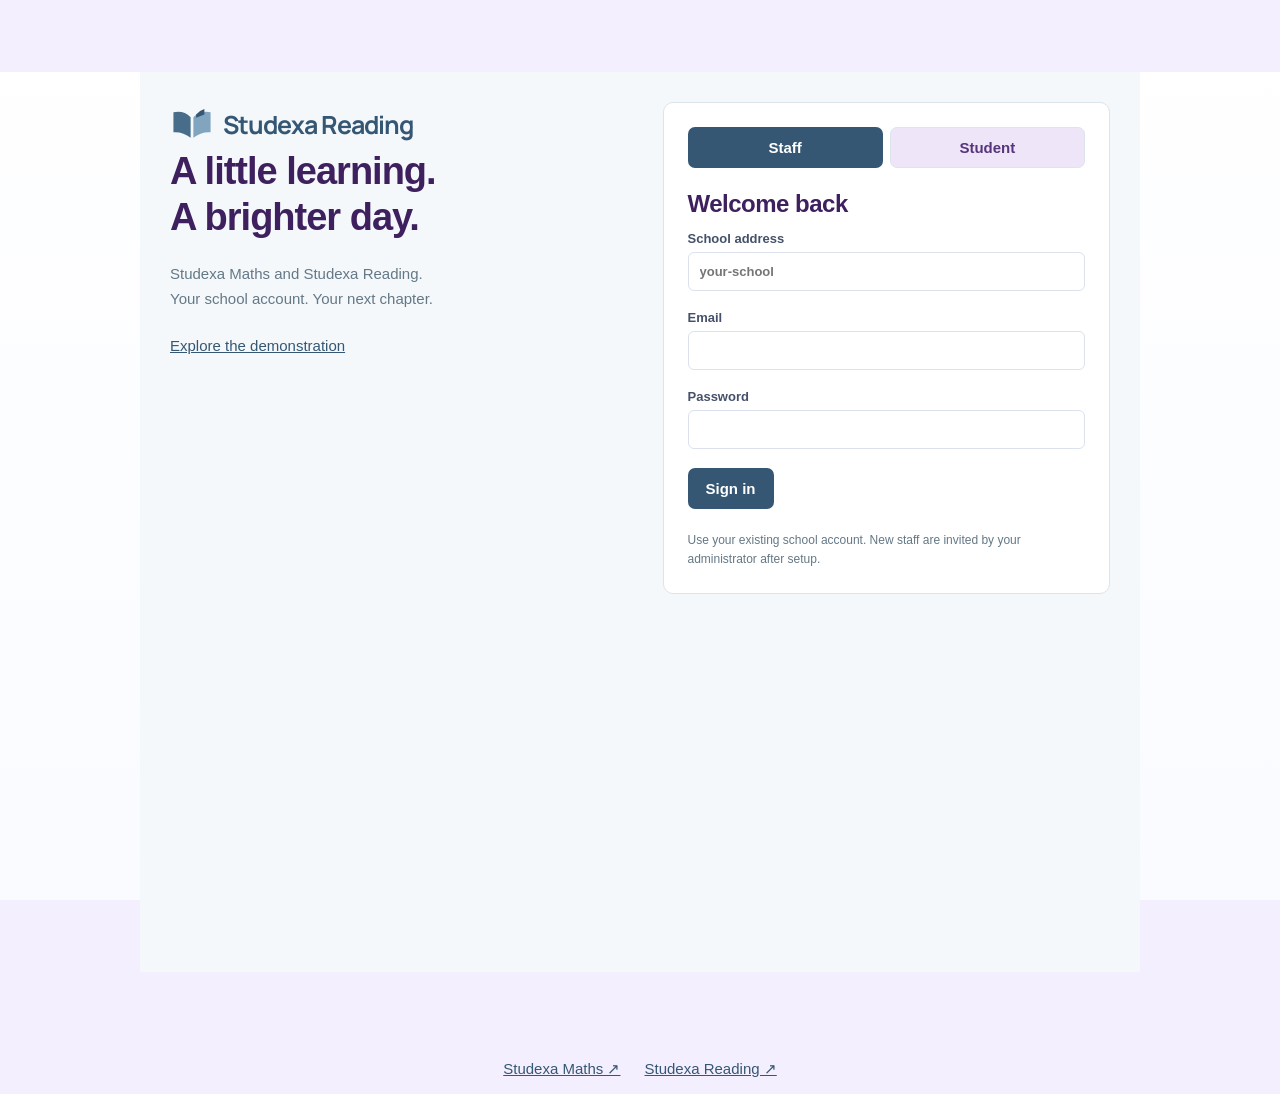
<file: index.html>
<!doctype html><html lang="en"><head><meta charset="utf-8"><meta name="viewport" content="width=device-width,initial-scale=1"><title>Studexa Reading · Your reading space</title><link rel="icon" href="ui-reader.svg"><link rel="stylesheet" href="home.css?v=11.1"><link rel="stylesheet" href="trio.css?v=11.1"><link rel="stylesheet" href="reader-space.css?v=11.1"><link rel="stylesheet" href="shared-world.css?v=11.1"><link rel="stylesheet" href="refresh.css?v=11.1"><link rel="stylesheet" href="studexa-brand.css?v=reading-studio-1"></head><body data-product="OneReader"><div id="app"><p style="padding:40px">Opening your reading space…</p></div><nav aria-label="Studexa learning websites" style="display:flex;flex-wrap:wrap;justify-content:center;gap:1.5rem;padding:1rem"><a data-sx-service href="https://studexa-learning.github.io/Studexa-Maths/">Studexa Maths ↗</a><a data-sx-service href="https://studexa-learning.github.io/Studexa-Reading/">Studexa Reading ↗</a></nav><script src="service-links.js"></script><div id="toast" role="status" aria-live="polite"></div><script src="studexa-school-config-v3.js"></script><script>if(!window.ONELEARN_CONFIG){window.ONELEARN_CONFIG = {
  "product": "OneReader",
  "supabaseUrl": "https://nndjwqjyfgozltdoujiu.supabase.co",
  "supabaseKey": "sb_publishable_fWD8fxrR9-u1oslITaCZhw_WAooeP69",
  "apps": {
    "OneLearn": "../OneLearn/",
    "OneEducation": "../OneEducation/",
    "OneHome": "../Studexa/",
    "OneMaths": "https://studexa-learning.github.io/Studexa-Maths/",
    "OneReader": "https://studexa-learning.github.io/Studexa-Reading/",
    "OneStudy": "../OneStudy/",
    "OneSixth": "../OneSixth/"
  }
};
}</script><script src="studexa-brand.js?v=2"></script><script defer src="startup.js?v=reading-studio-1" data-entry="home.mjs"></script></body></html>
</file>
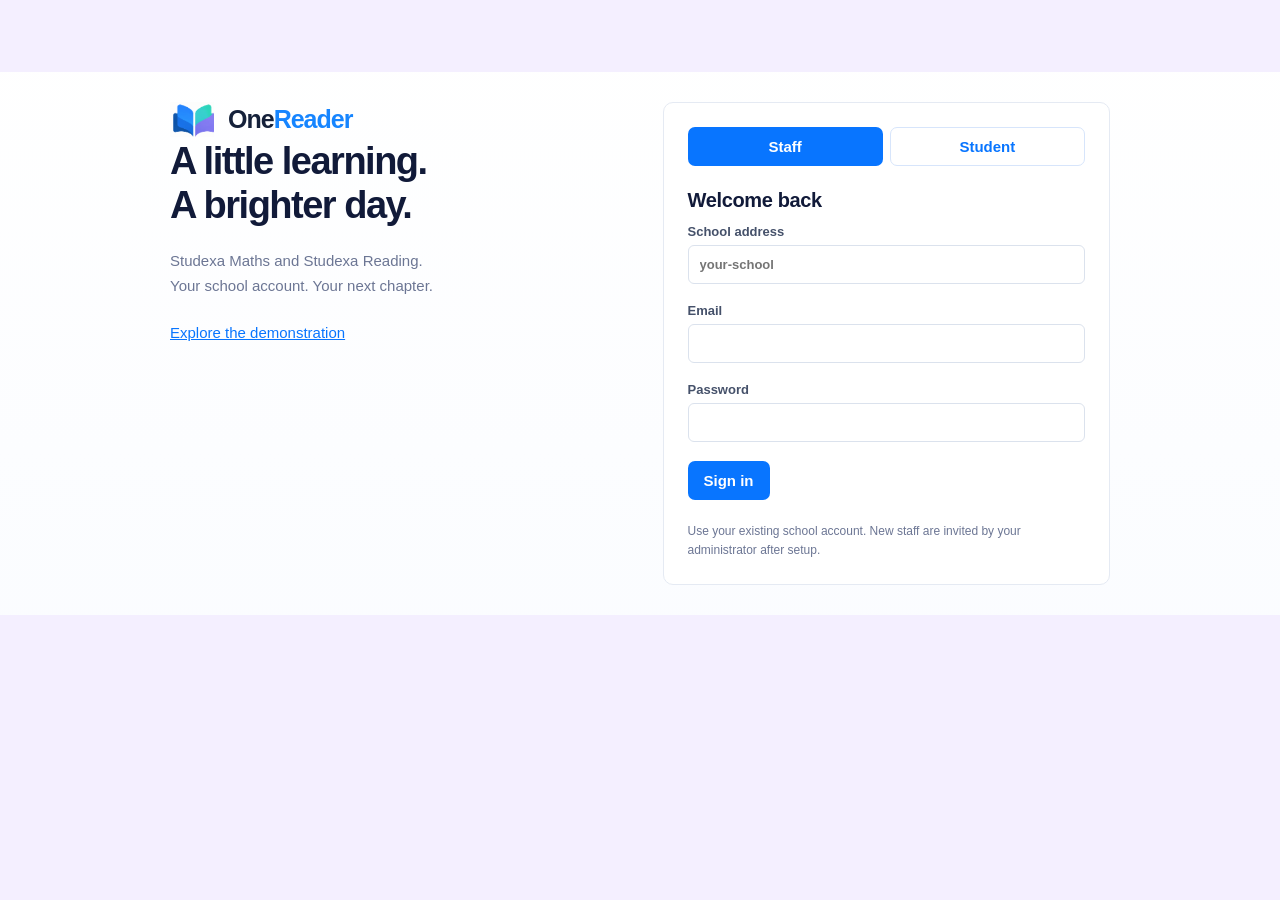
<file: home.html>
<!doctype html><html lang="en"><head><meta charset="utf-8"><meta name="viewport" content="width=device-width,initial-scale=1"><title>OneReader · Your learning space</title><link rel="icon" href="ui-reader.svg"><link rel="stylesheet" href="home.css?v=11.1"><link rel="stylesheet" href="trio.css?v=11.1"><link rel="stylesheet" href="refresh.css?v=11.1"></head><body><div id="app"><p style="padding:40px">Opening ONE HOME…</p></div><div id="toast" role="status" aria-live="polite"></div><script src="config.js?v=11.1"></script><script defer src="startup.js?v=11.1" data-entry="home.mjs"></script></body></html>
</file>
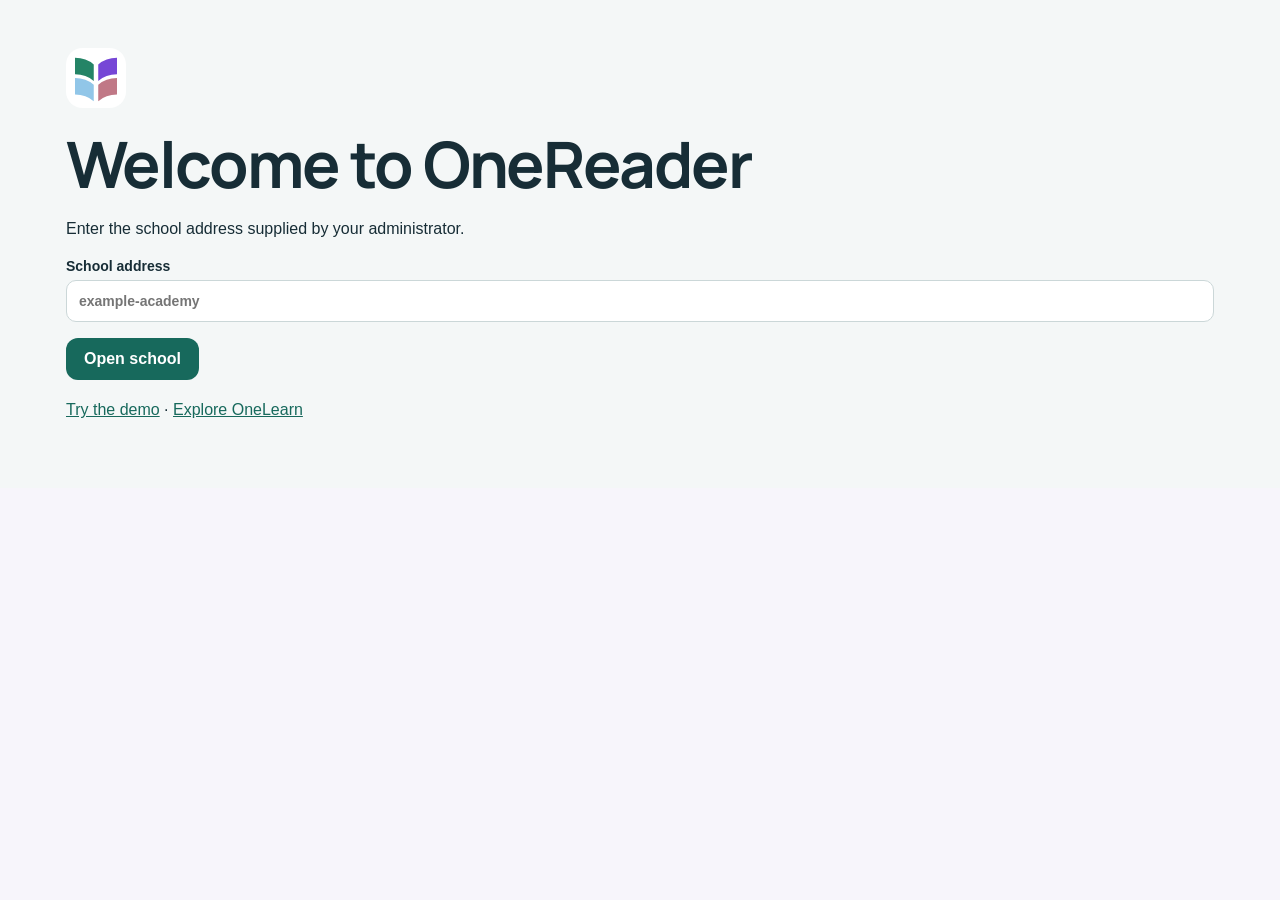
<file: legacy.html>
<!doctype html><html lang="en"><head><meta charset="utf-8"><meta name="viewport" content="width=device-width,initial-scale=1"><title>OneHome · Homework, made yours</title><link rel="icon" href="logo.svg"><link rel="stylesheet" href="styles.css"><link rel="stylesheet" href="platform.css"></head><body data-entry="app.mjs"><div id="app"></div><div id="toast" role="status"></div><script src="config.js"></script><script type="module" src="boot.mjs"></script></body></html>
</file>
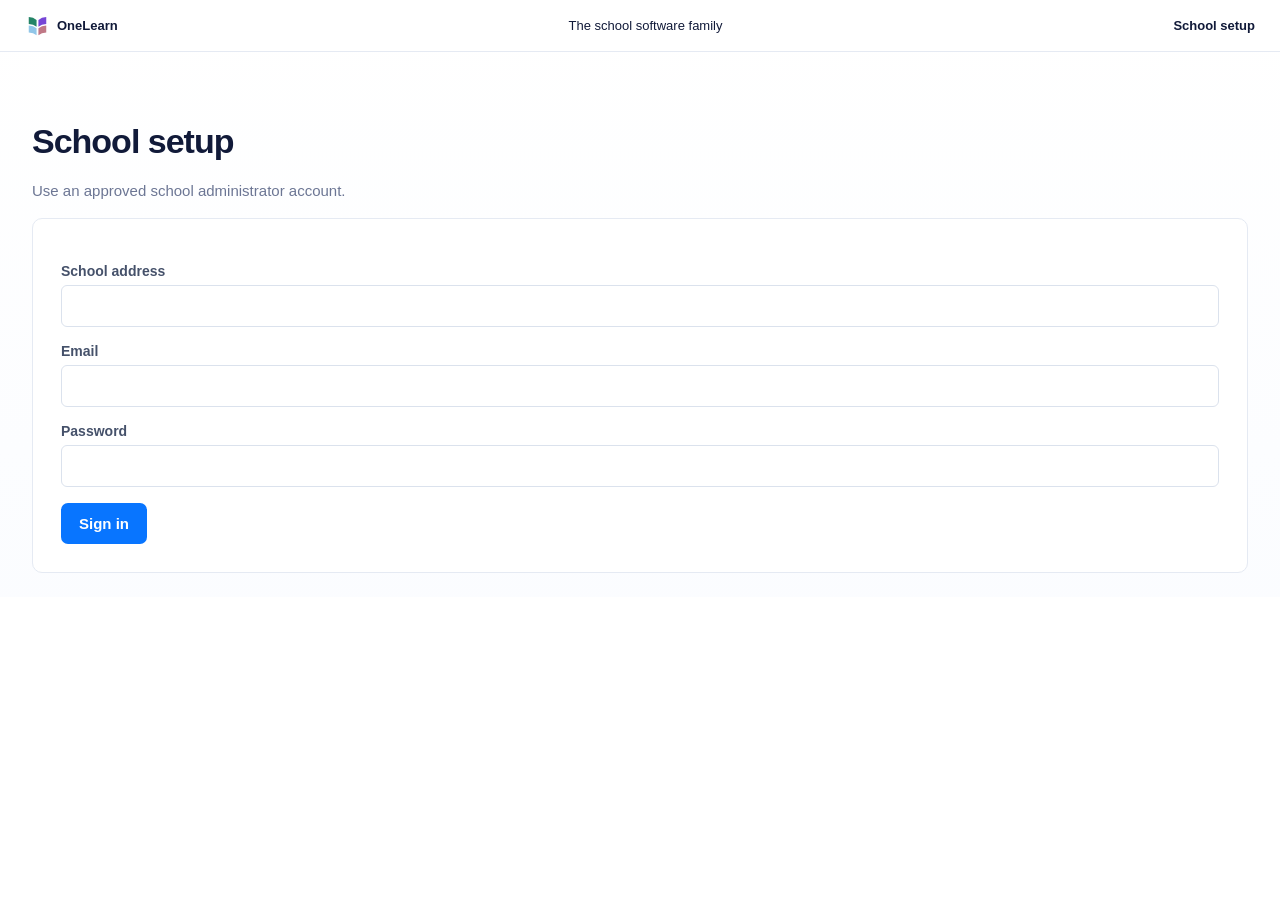
<file: setup.html>
<!doctype html><html lang="en-GB"><head><meta charset="utf-8"><meta name="viewport" content="width=device-width,initial-scale=1"><title>OneHome · School setup</title><link rel="icon" href="platform-logo.svg"><link rel="stylesheet" href="platform.css"><link rel="stylesheet" href="refresh.css?v=11"></head><body ><div id="app"></div><script src="config.js"></script><script type="module" src="setup.mjs"></script></body></html>
</file>
<file: home.css>
:root{font-family:'DM Sans',system-ui,sans-serif;color:#27133f;background:#f4efff;--purple:#6924e5;--muted:#706284;--line:#e7dcf7;--paper:#fff;--shadow:0 12px 40px #40206708}*{box-sizing:border-box}body{margin:0}button,input,select,textarea{font:inherit}button,a,input,select,textarea{touch-action:manipulation}button{cursor:pointer;border:0;border-radius:24px;padding:12px 20px;background:var(--purple);color:#fff;font-weight:600;transition:background .12s}button:hover{background:#5420b6}button:disabled{opacity:.5;cursor:not-allowed}button.secondary{background:#ede5ff;color:#5125a1}button.quiet{background:transparent;color:#573383;border:1px solid var(--line)}a{color:#6126c2}button:focus-visible,a:focus-visible,input:focus-visible,select:focus-visible,textarea:focus-visible{outline:3px solid #2d71d5;outline-offset:3px}h1,h2,h3,p{margin:0}h1{font-size:clamp(28px,3vw,43px);letter-spacing:-1.5px;line-height:1.15}h2{font-size:21px;letter-spacing:-.4px}h3{font-size:17px}p{line-height:1.65;color:var(--muted)}small,.muted{color:var(--muted)}.shell{display:grid;grid-template-columns:230px minmax(0,1fr);min-height:100vh}.side{padding:25px 16px;background:#eee7fb;border-right:1px solid #e4d7f7;display:flex;flex-direction:column;gap:28px;position:sticky;top:0;height:100vh}.brand{width:175px;max-height:135px;object-fit:contain;display:block;margin:0 auto}.side nav{display:grid;gap:7px}.side nav button{text-align:left;border-radius:15px;color:#634c85;background:transparent;font-weight:500;padding:13px 12px;display:flex;align-items:center;gap:12px}.side nav button.active{background:#dfcffb;color:#49209c;font-weight:700}.icon{width:24px;height:24px;vertical-align:middle;flex-shrink:0}.side small{margin-top:auto;font-size:12px;line-height:1.6}.main{padding:28px 35px 50px;max-width:1550px;width:100%;margin:auto}.top{display:flex;justify-content:space-between;align-items:center;gap:14px;margin-bottom:32px}.top .actions{display:flex;align-items:center;gap:8px}.avatar{width:40px;height:40px;background:#e4d1ff;border-radius:50%;display:grid;place-items:center}.eyebrow{font-size:12px;letter-spacing:1.8px;text-transform:uppercase;color:#77519e;font-weight:700}.page-title{margin:12px 0 25px;display:flex;justify-content:space-between;gap:18px;align-items:center}.page-title p{margin-top:8px}.grid{display:grid;grid-template-columns:repeat(2,minmax(0,1fr));gap:20px}.three{grid-template-columns:repeat(3,minmax(0,1fr))}.card{padding:25px;background:var(--paper);border:1px solid #ffffff;border-radius:24px;box-shadow:var(--shadow);min-width:0}.card h2,.card h3{margin-bottom:12px}.card p+button,.card p+a{margin-top:15px}.stat{display:flex;align-items:center;gap:17px}.stat strong{display:block;font-size:36px}.stat img{width:45px;height:45px;background:#eee4ff;border-radius:16px;padding:8px}.service{display:flex;align-items:center;gap:22px;background:linear-gradient(120deg,#e9dbff,#f7f1ff);min-height:205px;border:1px solid white}.service.maths{background:linear-gradient(120deg,#dfeafb,#eee5ff)}.service>img{width:84px;height:84px;padding:17px;background:#ffffff88;border-radius:23px}.service h2{font-size:28px}.service button{margin-top:18px}.stack{display:grid;gap:20px}.space{margin-top:22px}.row{display:flex;align-items:center;justify-content:space-between;gap:15px;padding:15px 0;border-bottom:1px solid #f0e9f9}.row:last-child{border-bottom:0}.row b{display:block}.badge{display:inline-block;border-radius:16px;background:#eee4ff;color:#5c299e;font-size:12px;padding:6px 11px;font-weight:600}.badge.green{background:#e4f6ed;color:#216647}.badge.amber{background:#fff1d5;color:#805415}.notice{background:#ece3fa;border:1px solid #decdf2;border-radius:16px;padding:16px 20px;color:#563c75;line-height:1.6;margin:16px 0}.warning{background:#fff4dc;color:#73531e}.table-scroll{overflow:auto}table{width:100%;border-collapse:collapse;font-size:14px}th,td{text-align:left;padding:14px 10px;border-bottom:1px solid #eee7f5;vertical-align:top}th{font-weight:600;color:#745c91;background:#faf7ff;white-space:nowrap}.form-grid{display:grid;grid-template-columns:1fr 1fr;gap:18px}label{display:block;font-size:14px;font-weight:600;color:#58436e;margin-bottom:7px}input,select,textarea{width:100%;padding:12px 14px;border:1px solid #dbcee9;background:white;color:#2e1a42;border-radius:12px;margin:6px 0 12px}input[type=checkbox],input[type=radio]{width:auto;margin:0 9px 0 0;accent-color:var(--purple)}textarea{min-height:110px;resize:vertical}.choices label{border:1px solid var(--line);border-radius:13px;padding:15px;font-weight:400;margin:10px 0;display:flex;align-items:center;cursor:pointer}.toolbar{display:flex;gap:10px;align-items:center;flex-wrap:wrap}.toolbar select,.toolbar input{width:auto;margin:0}.book-grid{display:grid;grid-template-columns:repeat(auto-fill,minmax(220px,1fr));gap:16px}.book{padding:21px}.cover{height:100px;border-radius:17px;background:linear-gradient(125deg,#d9c5f9,#ece5ff);display:flex;align-items:center;justify-content:space-between;padding:22px;margin-bottom:16px;font-size:26px;font-weight:700;color:#7954a8}.cover img{width:50px;height:50px}.book h3{line-height:1.4;min-height:50px}.book .badge{margin:9px 0}.reading-layout{display:grid;grid-template-columns:minmax(0,2fr) minmax(250px,1fr);gap:24px}.reading-paper{font-family:Georgia,serif;font-size:21px;line-height:1.9;background:#fffaf0;padding:40px;border-radius:20px;white-space:pre-line;color:#2d2534;max-width:74ch;margin:20px auto}.reading-paper.guide{background-image:linear-gradient(transparent 45%,#e4d4fa55 45%,#e4d4fa55 55%,transparent 55%);background-attachment:fixed}.bar{height:9px;border-radius:9px;background:#e9ddf9;overflow:hidden;margin:13px 0}.bar span{display:block;background:#9762d2;height:100%;border-radius:9px}.login{max-width:950px;margin:8vh auto;padding:30px;display:grid;grid-template-columns:1fr 1fr;gap:45px;align-items:center}.login .brand{width:240px;max-height:220px;margin:0 0 35px}.login h1{font-size:45px}.login form{padding:35px}.tabs{display:flex;gap:7px;margin-bottom:22px}.tabs button{flex:1}.empty{text-align:center;padding:35px;color:#7a658e}.footer{font-size:12px;margin-top:26px;color:#8b779e}#toast{position:fixed;bottom:22px;left:50%;transform:translateX(-50%);max-width:90vw;padding:16px 24px;background:#322143;color:white;border-radius:15px;box-shadow:0 6px 35px #0002;z-index:100;display:none}#toast.show{display:block}.feedback{padding:18px;background:#ece4fa;border-radius:15px;margin-top:16px}.mobile-menu{display:none}.assessment{max-width:950px;margin:auto}.assessment .passage{background:#fff9ef;padding:25px;line-height:1.8;white-space:pre-line;border-radius:15px;margin:20px 0}.question{border-top:1px solid var(--line);padding:22px 0}.hint{font-size:13px}.task-items{max-height:280px;overflow:auto;padding:12px;background:#faf7ff;border-radius:12px}.task-items label{font-weight:400;padding:7px}.kpis{margin-bottom:22px}.pill-link{display:inline-flex;align-items:center;gap:8px}.no-margin{margin:0}.privacy{font-size:12px;line-height:1.6}.demo-bar{background:#42205e;color:white;padding:8px 20px;display:flex;gap:12px;align-items:center;justify-content:center;flex-wrap:wrap;font-size:13px}.demo-bar button{padding:5px 12px;font-size:12px}.error{color:#9a2448}.success{color:#216647}
@media(max-width:1050px){.shell{grid-template-columns:185px minmax(0,1fr)}.main{padding:22px}.side{padding:20px 10px}.brand{width:145px}.three{grid-template-columns:1fr}.reading-layout{grid-template-columns:1fr}.service{flex-direction:column;align-items:flex-start}.top{align-items:flex-start}.top .actions{flex-wrap:wrap;justify-content:flex-end}}
@media(max-width:720px){.shell{display:block}.side{display:none;position:fixed;width:230px;z-index:20;box-shadow:15px 0 40px #30145435}.side.open{display:flex}.mobile-menu{display:inline-block}.main{padding:18px 15px 35px}.grid,.form-grid,.login{grid-template-columns:1fr}.login{margin:20px auto;gap:25px;padding:20px}.login h1{font-size:33px}.login .brand{width:175px;max-height:140px;margin-bottom:15px}.top{margin-bottom:20px}.top .school-label{max-width:150px}.page-title{display:block}.page-title button{margin-top:12px}.card{padding:20px;border-radius:20px}.reading-paper{padding:24px;font-size:20px}.service{flex-direction:row;align-items:center}.service>img{width:62px;height:62px;padding:10px}.service h2{font-size:24px}.toolbar{align-items:stretch}.toolbar input,.toolbar select{max-width:100%;flex:1}.top .actions small{display:none}}
@media(prefers-reduced-motion:reduce){*{transition:none!important;scroll-behavior:auto!important}}
.main{margin:0 auto}.brandbox{width:190px;height:155px;overflow:hidden;position:relative;flex-shrink:0;mix-blend-mode:multiply}.brandbox .brand{position:absolute;width:330px;height:330px;max-height:none;left:-70px;top:-85px}.side{gap:18px}.reading-layout>.stack{align-content:start}.login .brand{mix-blend-mode:multiply}@media(max-width:1050px){.brandbox{width:165px}.brandbox .brand{left:-82px}}

dialog{border:1px solid #e3d5f2;border-radius:24px;max-width:850px;width:90vw;max-height:85vh;padding:30px;color:#27133f}dialog::backdrop{background:#24133880}dialog p{white-space:pre-line;margin:18px 0}dialog h2{margin:18px 0}dialog details{margin:12px 0;padding:12px;background:#f4effb;border-radius:12px}
</file>
<file: trio.css>
:root{--purple:#665084;--muted:#655d70;--paper:#fffefa;--line:#e4dfeb;--shadow:0 5px 22px #42325305}body{background:#f6f4f8;color:#302b39}.side{background:#eeebf3;border-color:#e4dfeb}.main{padding:34px 42px 55px}.card{border:1px solid #e6e1e9;box-shadow:none;padding:28px}.grid,.stack{gap:24px}.space{margin-top:26px}.service{background:#eee8f5;min-height:220px}.service.maths{background:#e9eef5}.side nav button.active{background:#ded5ea;color:#49395f}.side nav button{color:#53485e}.product-brand{display:grid;grid-template-columns:48px 1fr;gap:3px 10px;text-decoration:none;color:#49365f;padding:12px 2px}.product-brand img{width:45px;height:45px;grid-row:span 2}.product-brand b{font-size:21px;align-self:end}.product-brand small{font-size:11px;margin:0}.question-layout{display:grid;grid-template-columns:minmax(0,1fr) 295px;gap:28px;align-items:start}.question-layout .assessment{width:100%;padding:38px}.math-prompt{white-space:pre-line;font-size:25px;line-height:1.65;margin:35px 0!important}.choices{display:grid;grid-template-columns:1fr 1fr;gap:12px}.choices label{margin:0;min-height:64px;background:#faf9fc}.assessment form>button{margin-top:24px}.feedback.correct{background:#e7f2e9;color:#275b37;border:1px solid #c6dfcc}.feedback.correct p{color:#365d40}.pet-card{display:flex;flex-direction:column;align-items:center;gap:14px}.pet-art{position:relative;max-width:200px}.pet-art>img{width:100%;max-height:175px}.pet-accessory{display:block;text-align:center;border-radius:20px;padding:6px 12px;color:#38313f;font-size:12px}.balance{padding:17px;background:#f0ebf6;border-radius:18px}.balance strong{display:block;font-size:36px;margin:6px 0}.balance small{display:block}.reward-art{height:70px;display:grid;place-items:center;border-radius:16px;margin-bottom:18px}.reward-art .icon{width:35px;height:35px}.reward small{line-height:1.5;display:block;min-height:44px}.confetti{position:fixed;top:22%;left:42%;font-size:35px;color:#649376;pointer-events:none;animation:celebrate 1s ease-out forwards;z-index:200}@keyframes celebrate{to{transform:translateY(-75px);opacity:0}}.reading-paper{max-width:65ch}.footer{color:#6a5f75}.book .cover{background:#e6dfed;color:#675577}.top{margin-bottom:42px}.eyebrow{color:#75618a}.badge{background:#eee9f4;color:#564365}button.secondary{background:#eae4f1;color:#514160}button:hover{background:#534267}.notice{background:#f0ebf6;color:#4f435c}.login{align-items:start}.login .stack{gap:8px}.login .stack label{margin:0}.login .stack input{margin-bottom:0}.login .stack button{width:100%}body[data-product=OneMaths]{--purple:#526981}body[data-product=OneMaths] .side{background:#eaf0f3}body[data-product=OneMaths] .side nav button.active{background:#d8e3ec}body[data-product=OneMaths] .badge{background:#e5edf3;color:#3e546b}body[data-product=OneReader]{--purple:#657761}body[data-product=OneReader] .side{background:#edf0e9}body[data-product=OneReader] .side nav button.active{background:#dce5d8}body[data-product=OneReader] .badge{background:#e8eee3;color:#41573b}@media(max-width:1100px){.main{padding:25px}.question-layout{grid-template-columns:1fr}.question-layout>aside{grid-template-columns:1fr 1fr}.question-layout .pet-art>img{max-height:115px}}@media(max-width:720px){.main{padding:18px 15px}.question-layout>aside,.choices{grid-template-columns:1fr}.question-layout .assessment{padding:22px}.math-prompt{font-size:21px;margin:24px 0!important}.card{padding:21px}.grid{gap:18px}.service{min-height:190px}.top{margin-bottom:24px}.actions .badge{display:none}}@media(prefers-reduced-motion:reduce){.confetti{display:none!important}}

.buddy-drawing{position:relative;width:180px;height:180px;margin:0 auto 18px;flex-shrink:0}.buddy-drawing>img{position:absolute;inset:0;width:100%;height:100%;object-fit:contain}.buddy-drawing .outfit-layer{pointer-events:none}.reward .buddy-drawing{width:155px;height:155px}.task-items details{padding:12px;border-bottom:1px solid #ddd}.task-items details p{max-height:140px;overflow:auto}.pet-card>div:last-child{width:100%}.pet-card .toolbar{gap:8px}.pet-card button{font-size:13px}#annualAnswer button{margin-top:20px}


.buddy-grid{display:grid;grid-template-columns:repeat(auto-fill,minmax(130px,1fr));gap:16px}.buddy-choice{display:flex;flex-direction:column;align-items:center;gap:12px;padding:16px;white-space:normal;min-height:180px}.buddy-choice img{width:115px;height:115px}.buddy-choice span{line-height:1.4;overflow-wrap:anywhere}.buddy-choice[aria-pressed=true]{outline:3px solid #7d709a;background:#ece5f4}.pet-card{gap:24px!important;align-items:center}.pet-card h2{overflow-wrap:anywhere}.pet-card>.buddy-drawing{width:160px!important;max-width:100%}.selection-list{max-height:360px;overflow:auto;display:grid;gap:12px;margin-top:18px}.selection-list label{display:flex;flex-wrap:wrap;align-items:center;gap:10px;padding:12px;border-bottom:1px solid #eee}.selection-list small{color:#5b5b62}.advent-banner{background:#e6eee7;color:#304b40;border:2px solid #acbeb0;border-radius:24px;padding:28px;text-align:center;position:relative}.advent-banner>span{font-size:30px;letter-spacing:18px;color:#8e5b4e}.advent-grid{display:grid;grid-template-columns:repeat(5,minmax(0,1fr));gap:15px}.advent-door{min-height:120px;background:#f3e7db;color:#624d43;border:1px solid #d6bda8;border-radius:16px;display:flex;flex-direction:column;align-items:center;justify-content:center;gap:10px;white-space:normal}.advent-door strong{font-size:29px}.advent-door span{font-size:13px}.advent-door:disabled{opacity:1;background:#f0efeb;color:#6b6966}.advent-door:not(:disabled){outline:3px solid #668775;background:#e4eee5;color:#304b40}.advent-door:last-child{background:#eadfae;color:#5f5031}.reading-paper{max-width:70ch;margin-inline:auto}body[data-reading-width=narrow] .reading-paper{max-width:48ch}body[data-reading-font=serif] .reading-paper{font-family:Georgia,serif}body[data-reading-font=mono] .reading-paper{font-family:Consolas,monospace}body[data-reading-letters=wide] .reading-paper{letter-spacing:.06em}body[data-motion=off] *,body[data-motion=off] *::before,body[data-motion=off] *::after{animation:none!important;transition:none!important;scroll-behavior:auto!important}button:focus-visible,input:focus-visible,select:focus-visible{outline:3px solid #77628c;outline-offset:3px}.main{min-width:0}#rosterSummary{max-height:550px;overflow:auto}
@media(max-width:720px){.advent-grid{grid-template-columns:repeat(3,minmax(0,1fr));gap:10px}.advent-door{min-height:100px}.pet-card{flex-direction:column}.buddy-grid{grid-template-columns:repeat(2,minmax(0,1fr))}.buddy-choice{min-width:0}.toolbar select{max-width:100%}}


body[data-advent=open] .side nav [data-view=advent]{border:2px solid #94aa99;background:#e4eee5;color:#304b40}body[data-advent=open] .side nav [data-view=advent]::after{content:"✦";color:#946948;margin-left:auto}

.book .secondary{margin-top:auto}.book h3{overflow-wrap:anywhere}.book-grid .book{display:flex;flex-direction:column;gap:10px}.task-items>label[hidden]{display:none!important}.toolbar>label{min-width:120px}.toolbar input,.toolbar select{max-width:250px}dialog{max-width:900px;max-height:85vh;overflow:auto}

#gcseShelf{color:#fff}

/* v7 student and teacher workspace */
.nav-extra{margin-top:16px;border-top:1px solid #ddd;padding-top:14px}.nav-extra summary{padding:12px;cursor:pointer;font-size:13px}.card h2{line-height:1.2}.card h3{line-height:1.35}.skill details{margin-top:auto}.skill .row{align-items:flex-start;gap:8px}.skill .row span{font-size:13px}.skill button{padding:9px 14px}.message-history{max-height:620px;overflow:auto}.message{padding:16px;margin-bottom:12px;border-radius:16px;background:#f2eef8;white-space:pre-wrap;overflow-wrap:anywhere}.message.teacher{background:#e9f1e6}.message small{display:block}.lesson{max-width:850px}.lesson p{line-height:1.8}.joke{font-size:20px;line-height:1.6;min-height:48px}.practice-graph{width:100%;max-width:360px;height:200px}.selection-list{max-height:420px;overflow:auto}.product-brand img{background:none}.login .brand{object-fit:contain;max-width:340px;width:100%;height:auto}#mathEditor textarea{width:100%}.side nav{max-height:calc(100vh - 210px);overflow:auto}.book .cover{background:linear-gradient(140deg,#e0d4f0,#f6f0e8);border-left:8px solid #8e6db7}.book:nth-child(3n+1) .cover{background:#dfebdf;border-color:#789573}.book:nth-child(3n+2) .cover{background:#dce9f4;border-color:#7896b4}button:focus-visible,input:focus-visible,select:focus-visible,textarea:focus-visible,summary:focus-visible{outline:3px solid #8151c9;outline-offset:3px}@media(max-width:650px){.toolbar{gap:12px}.toolbar label,.toolbar input,.toolbar select{max-width:100%;width:100%}.grid.three{grid-template-columns:1fr}.message-history{max-height:420px}.side nav{max-height:none}.card{padding:20px}.form-grid{grid-template-columns:1fr}}
</file>
<file: reader-space.css>
body[data-product=OneReader]{--purple:#7146a4;--muted:#6d617c;--line:#e9e0ef;color:#302042;background:#f7f3fc}
body[data-product=OneReader] .side{background:linear-gradient(160deg,#eee5fa,#f5f0fa);border-color:#e7deed;overflow:auto}
body[data-product=OneReader] .side nav button.active{background:#e3d5f5;color:#532485}
body[data-product=OneReader] .badge{background:#eee5f8;color:#533576}
body[data-r8-theme=sage] .side{background:linear-gradient(160deg,#e4eee3,#f4f8f2)}
body[data-r8-theme=peach] .side{background:linear-gradient(160deg,#f8e7de,#fff6ef)}
body[data-r8-theme=sky] .side{background:linear-gradient(160deg,#dfebf8,#f1f6fc)}
body[data-product=OneReader] .main{padding:24px 32px 38px}
body[data-product=OneReader] .card{border-radius:22px;background:#fffefa;box-shadow:0 4px 18px #48315307;border:1px solid #ebe4ed;padding:24px}
body[data-product=OneReader] button{font-weight:600}
body[data-product=OneReader] button.secondary{background:#eee5f8;color:#56357b}
body[data-product=OneReader] button.quiet{color:#634284;border-color:#e6dcef}
body[data-product=OneReader] h1,body[data-product=OneReader] h2{font-family:Georgia,'Times New Roman',serif;color:#3e205e}
body[data-product=OneReader] h1{font-size:clamp(28px,3vw,43px);letter-spacing:-1px}
body[data-product=OneReader] h2{font-size:24px;letter-spacing:-.5px}
body[data-product=OneReader] h3{line-height:1.4}
body[data-product=OneReader] .top{margin-bottom:25px}
body[data-product=OneReader] .product-brand b{color:#4d2779}
body[data-product=OneReader] .nav-extra{margin-top:12px}
body[data-product=OneReader] .side nav button{font-size:14px}
body[data-product=OneReader] .side nav .icon{opacity:.8}
body[data-product=OneReader] .actions{flex-wrap:wrap;justify-content:flex-end;gap:8px}
.r8-points{background:#fff3e2!important;border-color:#f3e1c7!important;color:#745018!important;font-size:12px;padding:10px 13px}
.r8-welcome{display:flex;align-items:center;justify-content:space-between;gap:20px;margin-bottom:28px}
.r8-welcome .eyebrow{font-size:10px;letter-spacing:1.4px}
.r8-welcome p{margin-top:10px;font-style:italic;font-family:Georgia,serif;font-size:20px}
.r8-welcome>button{flex-shrink:0}
.r8-spark{color:#c3964e;font-size:.8em}
.r8-home-grid{display:grid;grid-template-columns:minmax(0,1.2fr) minmax(0,1fr);gap:24px;align-items:start}
.r8-home-main,.r8-home-aside{display:grid;gap:24px;min-width:0}
.r8-feature-book{display:grid;grid-template-columns:minmax(120px,.78fr) minmax(0,1fr);gap:26px;align-items:center;margin-top:22px}
.r8-feature-book h3{font-family:Georgia,serif;font-size:29px;margin:12px 0 6px}
.r8-feature-book .eyebrow{font-size:10px;letter-spacing:1px}
.r8-feature-book p{font-size:14px}
.r8-feature-book .r8-description{margin:20px 0;line-height:1.8}
.r8-feature-book button{width:100%;margin-top:18px}
.r8-cover{aspect-ratio:3/4;position:relative;isolation:isolate;overflow:hidden;border-radius:6px 13px 13px 6px;background-image:linear-gradient(0deg,#090d23dc,transparent 30%,#090d2380),url('book-art.png');background-size:100% 100%,400% 100%;background-position:center,var(--cover-pos) center;box-shadow:5px 7px 12px #20133022;border-left:5px solid #ffffff28;display:flex;flex-direction:column;justify-content:space-between;padding:18px 12px;text-align:center;color:white!important}
.r8-cover::before{content:"";position:absolute;inset:8px;border:1px solid #f8edb54d;pointer-events:none;z-index:-1}
.r8-cover-title{font-family:Georgia,serif;font-size:clamp(17px,1.9vw,28px);text-transform:uppercase;line-height:1.2;text-shadow:0 2px 8px #000;overflow-wrap:anywhere}
.r8-cover-author{font-size:9px;letter-spacing:1.1px;text-transform:uppercase;color:#fff8e7;line-height:1.5}
.r8-cover-generic{background-image:radial-gradient(ellipse at 70% 40%,#ffffff20,transparent 55%),repeating-linear-gradient(45deg,transparent,transparent 22px,#ffffff0b 23px,transparent 24px),linear-gradient(160deg,hsl(var(--cover-hue) 28% 39%),hsl(var(--cover-hue) 30% 19%));background-size:auto}
.r8-progress-label{font-size:12px;font-weight:600;display:grid;gap:10px;margin:14px 0 0}
progress{width:100%;height:9px;border:0;border-radius:10px;overflow:hidden;accent-color:#9469bf}
progress::-webkit-progress-bar{background:#e5ddea;border-radius:10px}progress::-webkit-progress-value{background:linear-gradient(90deg,#7d4bb0,#b295cf);border-radius:10px}
.r8-section-head{display:flex;justify-content:space-between;gap:10px;align-items:center;margin-bottom:18px}
.r8-section-head button{font-size:12px;padding:8px 12px}
.r8-shelf-grid{display:grid;grid-template-columns:repeat(3,minmax(0,1fr));gap:17px}
.r8-book-tile{min-width:0}
.r8-book-tile h3{font-size:14px;margin-top:13px}
.r8-book-tile>p{font-size:11px;margin:5px 0 10px}
.r8-book-actions{display:flex;gap:5px;flex-wrap:wrap}
.r8-book-actions button{font-size:11px;padding:8px 11px}
.r8-book-tile .r8-cover-title{font-size:clamp(14px,1.35vw,22px)}
.r8-library-grid{display:grid;grid-template-columns:repeat(auto-fill,minmax(165px,1fr));gap:28px;margin-top:28px}
body[data-product=OneReader] .card.r8-corner{overflow:hidden;padding:0}
.r8-corner .r8-section-head{padding:20px 20px 0;margin-bottom:14px}
.r8-corner h2{font-size:22px!important;overflow-wrap:anywhere}
.r8-room{position:relative;aspect-ratio:1.65;isolation:isolate;overflow:hidden;background:#a58798}
.r8-room-art{position:absolute;inset:0;background:url('reading-corner.png') center 60%/cover;z-index:-1}
[data-room=moonlight] .r8-room-art,[data-room=moonlight] i{filter:hue-rotate(205deg) saturate(.58) brightness(.72)}
[data-room=sunrise] .r8-room-art,[data-room=sunrise] i{filter:saturate(.82) brightness(1.22)}
.r8-room .buddy-drawing{position:absolute;width:47%;height:auto;aspect-ratio:1;margin:0;bottom:6%;left:22%;filter:drop-shadow(0 9px 5px #321d4b45)}
.r8-bubble{position:absolute;right:15px;top:16px;max-width:145px;border-radius:18px 18px 18px 3px;background:#fffdf4f2;padding:12px 15px;font-family:Georgia,serif;font-style:italic;color:#4c2b5d;font-size:15px;line-height:1.5;box-shadow:0 3px 8px #26172b1a}
.r8-corner-buttons{padding:16px;display:flex;gap:10px;flex-wrap:wrap;justify-content:center}
.r8-corner-buttons button{font-size:12px;flex:1;padding:11px 12px}
.r8-corner-buttons button:last-child:nth-child(3){flex-basis:100%}
.r8-care-note{padding:0 18px 20px;font-size:13px}
.r8-homework article{border-top:1px solid #eee5f2;padding-top:18px;margin-top:18px}
.r8-homework h3{font-size:16px;margin:10px 0 14px}
.r8-homework .eyebrow{font-size:10px}
.r8-homework>p{margin-top:15px}
.r8-moments{display:grid;grid-template-columns:repeat(3,1fr);gap:8px;margin:24px 0}
.r8-moments div{display:grid;gap:7px;text-align:center}
.r8-moments span{font-size:26px;color:#a78348}
.r8-moments b{font-size:20px;color:#5c3d7c}
.r8-moments small{font-size:11px;line-height:1.4}
.r8-discover-strip{display:flex;justify-content:space-between;gap:18px;align-items:center}
.r8-discover-strip h2{font-size:20px!important}
.r8-discover-strip p{font-size:13px;margin-top:6px}
.r8-discover-strip button{font-size:12px;flex-shrink:0}
.r8-dialog{border:1px solid #e5d9f0;border-radius:25px;background:#fffefa;color:#302042;box-shadow:0 24px 80px #21133344;width:min(1000px,calc(100vw - 32px));max-width:none;max-height:90dvh;padding:30px;overflow:auto}
.r8-dialog::backdrop{background:#22153680;backdrop-filter:blur(5px)}
.r8-dialog-head{display:flex;gap:20px;align-items:start;justify-content:space-between;margin-bottom:24px}
.r8-dialog-head h2{font-size:28px!important;margin-top:8px}
.r8-dialog-head .eyebrow{font-size:10px;letter-spacing:1px}
.r8-dialog-head>button{font-size:24px;padding:6px 13px}
.r8-small-dialog{max-width:480px}
.r8-dialog label{color:#40304f}
.r8-dialog fieldset,#r8ComfortForm fieldset{border:0;padding:0;margin:18px 0}
.r8-dialog legend,#r8ComfortForm legend{font-weight:600;margin-bottom:12px}
.r8-modal-actions{border-top:1px solid #ece5f1;padding-top:22px;margin-top:24px;display:flex;justify-content:flex-end;flex-wrap:wrap;gap:12px}
.r8-save-status{color:#953647!important;font-size:14px;margin-top:12px;white-space:pre-wrap}
.r8-comfort-grid{display:grid;grid-template-columns:1.15fr 1fr;gap:38px}
.r8-comfort-controls{border-left:1px solid #ece5f1;padding-left:30px}
.r8-comfort-controls input[type=range]{width:100%;accent-color:#9664cc;border:0;padding:12px 0}
.r8-comfort-controls label{margin-top:13px}
.r8-preview{margin-top:18px;padding:25px;border:1px solid #ece4d7;border-radius:20px;min-height:340px;position:relative;overflow:hidden}
.r8-preview p{font:inherit;color:inherit;margin-bottom:22px}
.r8-presets{display:flex;gap:10px;flex-wrap:wrap;margin:18px 0}
.r8-presets button{font-size:12px}
.r8-fonts{display:grid;grid-template-columns:repeat(3,1fr);gap:9px}
.r8-fonts label,.r8-theme-choices label,.r8-room-choices label{position:relative;cursor:pointer;margin:0}
.r8-fonts input,.r8-theme-choices input,.r8-room-choices input{position:absolute;opacity:0;width:1px;height:1px}
.r8-fonts span{display:grid;gap:8px;border:1px solid #ded4e9;border-radius:13px;padding:12px 5px;text-align:center;font-size:29px}
.r8-fonts small{font:11px system-ui;color:#534068}
.r8-fonts input:checked+span,.r8-theme-choices input:checked+span,.r8-room-choices input:checked+span{outline:2px solid #8a57ba;outline-offset:2px}
.r8-fonts input:focus-visible+span,.r8-theme-choices input:focus-visible+span,.r8-room-choices input:focus-visible+span{outline:3px solid #286cb1;outline-offset:4px}
.r8-check{display:flex;align-items:center;gap:10px;font-size:14px}
.r8-check input{width:auto}
.r8-theme-choices{display:grid;grid-template-columns:repeat(4,1fr);gap:14px}
.r8-theme-choices span{display:block;background:var(--swatch);border:1px solid #ded6e6;border-radius:15px;text-align:center;padding:30px 5px;font-size:14px}
.r8-room-choices{display:grid;grid-template-columns:repeat(3,1fr);gap:15px}
.r8-room-swatch{display:block;overflow:hidden;border:1px solid #ded6e6;border-radius:15px}
.r8-room-swatch i{display:block;background:url('reading-corner.png') center/cover;aspect-ratio:1.7}
.r8-room-swatch b{display:block;text-align:center;padding:11px 5px;font-size:13px}
.r8-joke-pet .buddy-drawing{width:125px;height:125px;margin-bottom:10px}
.r8-joke-text,.r8-hint-text{font-size:20px;line-height:1.7;padding:22px;background:#f3edf9;border-radius:18px;margin:20px 0;color:#442d5d}
.r8-surprise-book{text-align:center}
.r8-surprise-book .r8-cover{width:180px;margin:0 auto 20px}
.r8-surprise-book h3{font-size:21px}
.r8-saved-passage{margin:22px 0;border-left:3px solid #b79bce;background:#f8f4fc;padding:20px;border-radius:0 15px 15px 0}
.r8-saved-passage>p{font-family:Georgia,serif;color:#422e58;margin-bottom:12px}
.r8-reading-tools{margin-bottom:24px;gap:9px}
.r8-reading-tools button{font-size:12px}
body[data-product=OneReader] .reading-layout{grid-template-columns:minmax(0,1fr) 290px;gap:24px;align-items:start}
body[data-product=OneReader] .reading-paper{position:relative;border-radius:15px;overflow:hidden}
.reading-paper[data-guide=underline]::after,.r8-preview[data-guide=underline]::after{content:"";position:absolute;left:20px;right:20px;top:var(--guide-y,100px);border-bottom:2px solid #aa7acd;pointer-events:none}
.reading-paper[data-guide=focus]::after,.r8-preview[data-guide=focus]::after{content:"";position:absolute;left:0;right:0;top:var(--guide-y,100px);height:2.1em;transform:translateY(-50%);box-shadow:0 0 0 99999px #291c4933;border-block:1px solid #c9a6ed;pointer-events:none}
body[data-r8-focus=yes] .reading-layout{grid-template-columns:minmax(0,1fr)}
body[data-r8-focus=yes] .reading-layout>aside{display:none}
body[data-r8-focus=yes] .reading-layout{max-width:950px;margin:auto}
body[data-r8-simple=yes] .r8-spark{display:none}
body[data-r8-simple=yes] .r8-room-art{background:#eee6f4}
body[data-r8-simple=yes] .r8-cover{box-shadow:none}
@media(min-width:1600px){body[data-product=OneReader] .main{max-width:1530px;width:100%;margin:auto;padding-inline:42px}.r8-feature-book{grid-template-columns:200px 1fr}.r8-room{aspect-ratio:1.8}}
@media(max-width:1150px){.r8-home-grid{grid-template-columns:1fr}.r8-home-aside{grid-template-columns:1fr 1fr}.r8-home-aside>.r8-corner{grid-row:span 2}.r8-feature-book{grid-template-columns:180px 1fr}.r8-shelf-grid{gap:25px}.r8-book-tile .r8-cover-title{font-size:21px}.r8-welcome{align-items:flex-start}.r8-welcome>button{font-size:12px}body[data-product=OneReader] .reading-layout{grid-template-columns:1fr}.r8-comfort-grid{gap:24px}.r8-comfort-controls{padding-left:20px}}
@media(max-width:720px){body[data-product=OneReader] .main{padding:18px 16px}.r8-welcome{flex-direction:column;gap:15px}.r8-welcome h1{font-size:31px}.r8-welcome p{font-size:18px}.r8-welcome>button{align-self:flex-end}.r8-home-aside{grid-template-columns:1fr}.r8-home-grid{gap:18px}.r8-home-main,.r8-home-aside{gap:18px}.r8-home-aside>.r8-corner{grid-row:auto}body[data-product=OneReader] .card{padding:20px}body[data-product=OneReader] .card.r8-corner{padding:0}.r8-feature-book{grid-template-columns:115px 1fr;gap:16px}.r8-feature-book h3{font-size:23px}.r8-feature-book .r8-description{font-size:12px;margin:12px 0}.r8-feature-book .eyebrow{display:none}.r8-feature-book .r8-cover-title{font-size:17px}.r8-feature-book button{font-size:12px;padding:12px}.r8-shelf-grid{grid-template-columns:repeat(2,minmax(0,1fr));gap:18px}.r8-shelf-grid .r8-book-tile:last-child:nth-child(3){display:none}.r8-book-tile .r8-cover-title{font-size:19px}.r8-section-head h2{font-size:22px!important}.r8-discover-strip{flex-direction:column;align-items:start}.r8-dialog{padding:20px;width:calc(100vw - 20px);border-radius:20px}.r8-dialog-head h2{font-size:24px!important}.r8-comfort-grid{grid-template-columns:1fr;gap:20px}.r8-comfort-controls{border:0;padding:0}.r8-preview{min-height:0;max-height:240px}.r8-theme-choices{grid-template-columns:repeat(2,1fr)}.r8-room-choices{gap:8px}.r8-room-swatch b{font-size:11px}.r8-modal-actions button{font-size:12px}.r8-library-grid{grid-template-columns:repeat(2,minmax(0,1fr));gap:20px}.r8-cover-author{font-size:8px}.r8-cover{padding:14px 10px}.r8-points{font-size:10px;padding:7px 10px}.r8-moments{gap:12px}body[data-product=OneReader] .top{align-items:flex-start;gap:8px}body[data-product=OneReader] .actions>small{display:none}body[data-product=OneReader] .actions button{font-size:11px;padding:8px}body[data-product=OneReader] .school-label{max-width:95px;font-size:11px}}
@media(prefers-reduced-motion:reduce){.r8-room *{animation:none!important;transition:none!important}}
body[data-product=OneReader] .book-grid .book .r8-cover{width:100%;max-width:220px;margin-inline:auto;min-height:0}
body[data-product=OneReader] .book-grid .book .r8-cover-title{font-size:22px}
body[data-product=OneReader] .book-grid .book{min-width:0}
@media(max-width:720px){
 .r8-home-grid{display:flex;flex-direction:column}
 .r8-home-main,.r8-home-aside{display:contents}
 .r8-home-grid .card{width:100%}
 .r8-continue{order:1}.r8-corner{order:2}.r8-shelf{order:3}.r8-homework{order:4}
 .r8-home-aside>.card:last-child{order:5}.r8-discover-strip{order:6}
}
</file>
<file: shared-world.css>
body[data-universal-theme],body[data-universal-theme] .shell,body[data-universal-theme] .r8-shell,body[data-universal-theme] .m9-shell{background:var(--os-background)!important}
.os-room{height:225px;position:relative;background-image:url('buddy-rooms.png');background-size:200% 200%;background-position:var(--room-x,0%) var(--room-y,0%);border-radius:20px;overflow:hidden}
.os-room-label{position:absolute;top:12px;left:12px;background:#fff9edeb;color:#363c35;padding:6px 10px;border-radius:12px;font-size:12px}
.os-room-buddy{position:absolute;width:115px;height:120px;object-fit:contain;right:16%;bottom:5%}
.os-companion{position:absolute;right:3%;bottom:8%;font-size:48px;filter:drop-shadow(0 4px 3px #0004)}
.os-pet-preview,.os-theme-preview{height:150px;border-radius:18px;display:grid;place-items:center;background:#f2efe6;font-size:72px}
.os-theme-preview span{font-size:16px;color:#25372f;background:#ffffffba;padding:12px;border-radius:12px}
.os-corner-toggle{position:fixed;right:16px;bottom:16px;z-index:30;background:#294e3e;color:#fff;border:1px solid #ffffff70;border-radius:24px;padding:11px 17px;box-shadow:0 5px 20px #0002;font:600 13px system-ui;cursor:pointer}
.os-corner-dialog{border:1px solid #dedfd5;border-radius:24px;max-width:min(470px,92vw);width:470px;background:#faf9f4;color:#293b32;padding:22px;box-shadow:0 25px 80px #0004}
.os-corner-dialog::backdrop{background:#172e2566;backdrop-filter:blur(4px)}.os-corner-dialog p{line-height:1.6}.os-close{float:right}.os-corner-dialog h2{margin-bottom:18px}
@media print{#os-shared-corner{display:none}}

.os-room[data-free="true"]{background-image:linear-gradient(145deg,#e5e7d5,#d5dfcb);background-size:100% 100%}.os-room[data-free="true"]::before{content:"";position:absolute;right:8%;bottom:5%;width:65%;height:38%;border-radius:50%;background:#b6c5a6;box-shadow:inset 0 6px 15px #ffffff50}.os-companion{width:65px;height:65px}.os-pet-preview img{max-width:130px;max-height:125px}
</file>
<file: refresh.css>
:root{--ink:#111a39;--muted:#6c7694;--accent:#0875ff;--line:#e5eaf3;--ui-tint:#f9fbff}
html{background:#fff}body,body.m9-student,body.reader-student,body[data-product]{margin:0;color:var(--ink);background:linear-gradient(#fff,var(--ui-tint)) fixed!important;font-family:Arial,Helvetica,sans-serif!important;font-size:15px}
*{box-sizing:border-box}button,input,select,textarea{font:inherit}button,.button{border-radius:7px!important;background:var(--accent);border:1px solid transparent;padding:10px 15px;color:white;font-weight:600;cursor:pointer;box-shadow:none!important}button:hover,.button:hover{filter:brightness(.96)}button:disabled{opacity:.6;cursor:default}
button.secondary,button.soft,.button.soft{background:#fff;color:var(--accent);border-color:#d7e5fb}button.quiet{background:transparent;color:var(--muted);border-color:transparent}a{color:var(--accent)}button:focus-visible,a:focus-visible,summary:focus-visible,input:focus-visible,select:focus-visible,textarea:focus-visible{outline:3px solid #8bc2ff;outline-offset:3px}
.ui-header{display:flex;align-items:center;gap:32px;min-height:84px;border-bottom:1px solid var(--line);background:#fff;padding:0 max(28px,calc((100vw - 1320px)/2));position:relative;z-index:25}
.ui-brand-link{text-decoration:none;color:var(--ink);flex-shrink:0}.ui-brand{display:inline-flex;align-items:center;gap:9px;font-size:25px;font-weight:700;letter-spacing:-1px;color:#15213a}.ui-brand b{color:#1685ff}
.brand-symbol{display:inline-block;flex-shrink:0;width:44px;height:45px;background-image:url('brand-reference.png');background-repeat:no-repeat;background-size:768px 432px}
.brand-onehome{background-position:-490px -240px}.brand-onereader{background-position:-596px -240px}.brand-onemaths{background-position:-495px -346px}.brand-onestudy{background-position:-610px -343px}
.ui-nav{display:flex;align-items:center;gap:7px;flex:1;min-width:0}.ui-nav-link{background:transparent!important;color:#57627c!important;padding:32px 9px!important;white-space:nowrap;border-radius:0!important;border:0!important;border-bottom:3px solid transparent!important;font-size:13px}
.ui-nav-link.active{color:var(--ink)!important;border-bottom-color:var(--accent)!important}.ui-more{position:relative;font-size:13px;color:#57627c}.ui-more summary{cursor:pointer;padding:25px 8px}.ui-more>div,.ui-account>div{position:absolute;right:0;top:100%;background:#fff;border:1px solid var(--line);border-radius:10px;box-shadow:0 14px 35px #15213a15;min-width:220px;padding:12px;z-index:60}
.ui-more>div button{display:block!important;text-align:left;width:100%;padding:13px!important;border:0!important;border-radius:5px!important}
.ui-header-actions{display:flex;gap:18px;align-items:center}.ui-back{display:flex;gap:6px;align-items:center;text-decoration:none;font-size:11px;color:#58617a;white-space:nowrap;border:1px solid var(--line);padding:7px;border-radius:5px}.ui-back .ui-icon{width:14px;height:14px}
.ui-account{position:relative}.ui-account summary{display:flex;align-items:center;gap:9px;cursor:pointer;white-space:nowrap;font-size:13px}.ui-account>div{display:grid;gap:10px;font-size:13px}.ui-account small{color:var(--muted)}.ui-avatar{background:#eef0fa;width:33px;height:33px;border-radius:50%;display:grid;place-items:center;color:#5b6082;font-weight:600;font-size:12px}.ui-mobile{display:none}
.ui-content{max-width:1320px;margin:0 auto;padding:44px 28px 64px;min-height:calc(100vh - 150px)}.ui-footer{max-width:1320px;margin:auto;padding:20px 28px;border-top:1px solid var(--line);color:var(--muted);font-size:11px;display:flex;justify-content:space-between}
.page-title,.greeting{margin:0 0 30px!important;display:flex;justify-content:space-between;align-items:center;gap:20px}.page-title h1,.greeting h1{font-family:Arial,Helvetica,sans-serif!important;font-size:34px!important;letter-spacing:-1px;color:var(--ink);margin:0 0 10px!important;font-weight:700}.page-title p,.greeting p{margin:0;color:var(--muted);line-height:1.6}.eyebrow{display:none}.greeting{display:block}
h2,h3,h4{color:var(--ink);font-family:Arial,Helvetica,sans-serif!important;letter-spacing:-.35px}h2{font-size:20px}h3{font-size:16px}p,small{line-height:1.65}p{color:var(--muted)}.card,.ui-app-card,.notice{background:#fff!important;border:1px solid var(--line)!important;border-radius:10px!important;padding:24px!important;box-shadow:none!important}
.card h2:first-child,.card h3:first-child{margin-top:0}.space{margin-top:22px}.grid,.form-grid{display:grid;grid-template-columns:repeat(2,minmax(0,1fr));gap:20px}.grid.three,.stats{grid-template-columns:repeat(3,minmax(0,1fr))}.stack{display:grid;gap:20px;align-content:start}
.ui-app-cards{display:grid;grid-template-columns:repeat(3,minmax(0,1fr));gap:20px;margin-bottom:26px}.ui-app-card{display:block;text-decoration:none;color:var(--ink);padding:28px!important;transition:border-color .15s}.ui-app-card:hover{border-color:#accbff!important}.ui-app-card h2{font-size:24px;margin:18px 0 8px}.ui-app-card p{min-height:48px;margin:0 0 16px}.ui-text-link{display:flex;gap:8px;align-items:center;color:var(--accent);font-size:14px;font-weight:600}
.ui-icon{width:24px;height:24px;object-fit:contain;vertical-align:middle;flex-shrink:0}.ui-app-card .brand-symbol{transform:scale(1.3);transform-origin:top left;margin-bottom:12px}.ui-text-link .ui-icon{width:17px;height:17px}
.ui-columns{display:grid;grid-template-columns:minmax(0,2.25fr) minmax(250px,1fr);gap:22px}.ui-kpis{display:grid;grid-template-columns:repeat(3,minmax(0,1fr));gap:18px;margin-bottom:24px}.ui-kpi{display:flex;gap:16px;align-items:center}.ui-kpi .ui-icon{width:44px;height:44px}.ui-kpi strong{font-size:29px;display:block}.ui-kpi small{color:var(--muted)}
.ui-point-total{font-size:37px;font-weight:700;color:var(--ink)}.ui-balance-line{display:flex;align-items:center;gap:18px;padding:12px 0}.ui-balance-line .ui-icon{width:44px;height:44px}.ui-balance-line strong{display:block;font-size:30px}.ui-balance-line small{color:var(--muted)}.ui-date{color:var(--muted);text-transform:uppercase;letter-spacing:.6px;font-size:11px;margin-bottom:13px}
.ui-subjects{display:grid;grid-template-columns:repeat(2,minmax(0,1fr));gap:15px;margin-bottom:24px}.ui-subject{display:flex;align-items:center;gap:16px;text-align:left!important;background:#fff!important;border:1px solid var(--line)!important;color:var(--ink)!important;padding:19px!important}.ui-subject .ui-icon{width:44px;height:44px}.ui-subject small{display:block;color:var(--muted);font-weight:400;margin-top:3px}
.ui-reward-grid{display:grid;grid-template-columns:repeat(3,minmax(0,1fr));gap:22px;margin-top:24px}.ui-reward-preview{height:130px;border-radius:7px;display:flex;align-items:center;justify-content:center;gap:12px;color:#263958}.ui-reward-preview .ui-icon{width:48px;height:48px}.ui-reward small{display:block;min-height:48px}.ui-profile-badge{padding:8px;border-radius:6px;background:#f0f5ff;color:#235cb4;font-size:12px}
table{width:100%;border-collapse:collapse;font-size:13px}th{background:#f6f8fc;color:#596681;font-weight:600;text-align:left;padding:13px 12px}td{padding:14px 12px;border-bottom:1px solid #edf0f6;color:var(--ink)}.table-scroll{overflow:auto;max-width:100%}.row,.list-row{border-bottom-color:var(--line)!important}.row:last-child,.list-row:last-child{border-bottom:0}.pill,.badge{background:#edf4ff!important;color:#2760ad!important;border:0!important;border-radius:5px!important}
label{color:#45516a;font-size:13px}input,select,textarea{border:1px solid #dbe2ed!important;border-radius:6px!important;background:#fff;color:var(--ink);padding:11px;max-width:100%}input[type=checkbox],input[type=radio]{accent-color:var(--accent)}.toolbar{display:flex;gap:14px;flex-wrap:wrap;align-items:end}.toolbar>label{flex:1;min-width:120px}.toolbar input,.toolbar select{width:100%}
.book-grid,.cards,.room-grid{display:grid;grid-template-columns:repeat(3,minmax(0,1fr));gap:20px}.book-cover{border-radius:5px!important}.demo-bar{background:#edf4ff!important;color:#415a7c!important;font-size:11px;padding:7px 20px!important;text-align:center}.demo-bar button{padding:4px 9px!important;font-size:11px!important;background:white!important;color:#1767cd!important;margin-left:8px}
dialog{max-width:min(90vw,720px);border:1px solid var(--line);border-radius:12px;padding:25px;box-shadow:0 20px 80px #1c335633}dialog::backdrop{background:#17244066}.login{font-family:Arial,Helvetica,sans-serif;max-width:1000px}.login .brand-symbol{margin-right:5px}.login h1{font-family:Arial,Helvetica,sans-serif!important;font-size:38px!important}.ui-content .pet-card,.ui-content .m9-buddy,.ui-content .reader-buddy,.os-room,#os-shared-corner{display:none!important}
.m9-layout,.m9-home-grid,.reader-home-grid,.home-grid{display:grid;grid-template-columns:minmax(0,2fr) minmax(240px,1fr);gap:22px}.m9-student .ui-content{padding-top:44px!important}.reader-student .ui-header,.m9-student .ui-header{background:#fff!important}
.reader-main,.reader-page,.reading-page{font-family:inherit}.progress-line,.meter{background:#edf0f6;border-radius:20px;height:7px;overflow:hidden}.progress-line>span,.meter>span{background:var(--accent);display:block;height:100%}.ui-content .reader-book-art{max-width:100%}.ui-content [hidden]{display:none!important}
@media(min-width:1300px){.ui-header{gap:34px}.ui-nav{gap:12px}}
@media(max-width:1100px){.ui-header{padding:0 20px;gap:16px}.ui-nav-link{padding:28px 5px!important;font-size:12px}.ui-back span,.ui-person{display:none}.ui-brand{font-size:23px}.ui-content{padding:30px 22px}.ui-header-actions{gap:10px}}
@media(max-width:800px){.ui-header{min-height:73px;flex-wrap:wrap;gap:12px;padding:12px 18px}.ui-mobile{display:block!important;margin-left:auto}.ui-header-actions{margin-left:0}.ui-nav{display:none;order:5;flex-basis:100%;flex-wrap:wrap;gap:4px}.ui-nav.open{display:flex}.ui-nav-link{padding:12px!important}.ui-more summary{padding:12px}.ui-more>div{left:0;right:auto}.ui-content{padding:28px 18px 42px}.page-title h1,.greeting h1{font-size:28px!important}.page-title{align-items:flex-start;flex-wrap:wrap}.ui-app-cards,.ui-columns,.grid,.home-grid,.m9-layout,.reader-home-grid{grid-template-columns:1fr}.ui-app-card p{min-height:0}.ui-app-card{padding:22px!important}.ui-app-cards{gap:13px}.ui-app-card .brand-symbol{float:left;margin-right:22px;transform:scale(1)}.ui-app-card h2{margin:0 0 6px}.ui-app-card p{margin:0 0 10px}.ui-reward-grid,.book-grid,.cards,.room-grid{grid-template-columns:repeat(2,minmax(0,1fr))}.ui-kpis{gap:10px}.ui-kpi{padding:14px!important;display:block}.ui-kpi strong{font-size:24px}.ui-kpi .ui-icon{width:30px;height:30px}.card{padding:20px!important}.ui-footer{padding:18px;gap:15px}}
@media(max-width:450px){.ui-reward-grid,.book-grid,.cards,.room-grid,.ui-subjects{grid-template-columns:1fr}.ui-brand{font-size:21px}.ui-subjects{gap:10px}.ui-account>div{max-width:85vw}.ui-kpis small{font-size:11px}.grid.three,.stats{grid-template-columns:1fr}.ui-footer span{display:none}.table-scroll{max-width:calc(100vw - 76px)}}
@media(prefers-reduced-motion:reduce){*{scroll-behavior:auto!important;animation:none!important;transition:none!important}}


.ui-current-book{display:flex;gap:25px;align-items:center}.ui-current-book .r8-cover{width:140px;min-width:140px;height:210px}.ui-current-book>div:last-child{flex:1}.ui-subject{width:100%;margin-bottom:8px}.ui-content .m9-heading h1{font-family:Arial;font-size:32px}.ui-content .m9-kicker{display:none}.ui-content .m9-skill-grid{gap:18px}@media(max-width:500px){.ui-current-book{align-items:flex-start}.ui-current-book .r8-cover{width:95px;min-width:95px;height:145px}.ui-current-book h2{font-size:18px}}
body,body.m9-student,body[data-r8-theme]{--ink:#111a39!important;--muted:#6c7694!important;--accent:#0875ff!important;--line:#e5eaf3!important}
.brand-symbol{height:35px}.brand-onehome{background-position:-490px -241px}.brand-onereader{background-position:-596px -242px}.brand-onemaths{height:33px;background-position:-495px -347px}.brand-onestudy{height:34px;background-position:-610px -345px}
body .ui-content h1,body .ui-content h2,body .ui-content h3{color:#111a39!important}body .ui-content .card{border-color:#e5eaf3!important}body .ui-content button:not(.secondary):not(.quiet):not(.soft):not(.ui-subject){background:#0875ff;color:#fff}body .ui-content button.quiet{border:0;background:transparent;color:#42638d}body .ui-content button.secondary,body .ui-content button.soft{background:#fff;color:#0875ff;border:1px solid #d7e5fb}

.ui-subject{justify-content:flex-start!important}.ui-content .card:has(.table-scroll){min-width:0}.ui-content .task-items{max-height:360px;overflow:auto}.ui-content .question-layout{display:grid;grid-template-columns:minmax(0,2fr) minmax(230px,1fr);gap:22px}@media(max-width:800px){.ui-content .question-layout{grid-template-columns:1fr}}
.platform-page{max-width:1264px;margin:30px auto;padding:24px}.platform-card{border:1px solid var(--line);border-radius:10px;box-shadow:none;background:white}.platform-page h1{font-family:Arial;font-size:34px;letter-spacing:-1px}.ui-content .lesson-card{min-width:0}
body .ui-content button.secondary,body .ui-content button.soft{color:#0875ff!important;background:#fff!important}.ui-inline-icon{width:17px;height:17px;vertical-align:middle;display:inline-block}.toolbar label:has(input[type=checkbox]){display:flex;align-items:center;gap:8px}.toolbar input[type=checkbox]{width:auto}.ui-content .book-grid .book{min-width:0}
</file>
<file: studexa-brand.css>
@import url('https://fonts.googleapis.com/css2?family=DM+Sans:wght@400;500;600;700&family=Manrope:wght@400;500;600;700;800&display=swap');
:root{--sx-ink:#243e52;--sx-muted:#647886;--sx-line:#dce5eb;--sx-blue:#355773;--sx-soft:#e9f0f5;--sx-page:#f5f8fa;--brand:#355773;--primary:#355773;--accent:#355773;--ink:#243e52;--muted:#647886}
html{scroll-behavior:smooth}body,body.m9-student{margin:0;background:var(--sx-page)!important;color:var(--sx-ink);font-family:'DM Sans',Arial,sans-serif;font-size:14px}*{box-sizing:border-box}h1,h2,h3{font-family:Manrope,Arial,sans-serif;letter-spacing:-.035em;color:var(--sx-ink)}h1{font-size:34px;line-height:1.2}h2{font-size:21px}h3{font-size:16px}p{color:var(--sx-muted);line-height:1.65}button,a,input,select,textarea{font:inherit}button{cursor:pointer;border-radius:11px;background:var(--sx-blue);border:1px solid transparent;padding:11px 17px;box-shadow:none;color:white;font-weight:600}button:disabled{cursor:not-allowed;opacity:.55}button:hover:not(:disabled){filter:brightness(.96)}button.secondary{background:#f5f8fb;color:var(--sx-ink);border:1px solid var(--sx-line)}button.quiet{background:transparent;color:var(--sx-blue);border:0;padding:8px 0;box-shadow:none}button img{width:17px;height:17px;vertical-align:middle;margin-left:8px}a{color:var(--sx-blue)}:focus-visible{outline:3px solid #a0bdd5;outline-offset:3px}
.sx-app{display:flex;min-height:100vh}.sx-sidebar{width:224px;flex:0 0 224px;background:#fff;border-right:1px solid var(--sx-line);position:sticky;top:0;height:100vh;display:flex;flex-direction:column;padding:32px 18px 20px;z-index:30}.sx-brand{display:flex;gap:11px;align-items:center;text-decoration:none;padding:0 12px 27px;color:var(--sx-ink);font-family:Manrope,sans-serif;font-weight:800;font-size:29px;letter-spacing:-1.3px}.sx-brand>img{width:43px;height:43px}.sx-brand small{display:block;font-size:12px;font-weight:600;letter-spacing:1.6px;text-transform:uppercase;color:var(--sx-muted);line-height:1.5}.sx-sidebar nav{display:flex;flex-direction:column;gap:4px;overflow-y:auto;flex:1}.sx-nav-label{font-size:10px;letter-spacing:1.5px;font-weight:700;color:#80919f;margin:18px 12px 9px}.sx-sidebar nav button{display:flex;gap:13px;align-items:center;padding:13px 14px;border-radius:11px;background:none;text-align:left;color:#607383;font-size:13px;font-weight:500;min-height:44px}.sx-sidebar nav button img{margin:0;width:19px;height:19px;opacity:.8}.sx-sidebar nav button.active{background:#e8f0f6;color:#294c69;font-weight:700}.sx-sidebar nav button:hover{background:#f0f5f8}.sx-back{display:flex;gap:10px;align-items:center;text-decoration:none;color:#6e8291;font-size:12px;padding:24px 14px;margin-top:auto}.sx-back img{width:16px;transform:rotate(180deg)}.sx-school{border-top:1px solid var(--sx-line);padding:19px 9px 0;display:flex;gap:10px;align-items:center;font-size:11px;font-weight:600}.sx-school img{width:23px}.sx-school small{display:block;color:#8b9ba7;font-size:10px;margin-top:4px;font-weight:400}.sx-body{min-width:0;flex:1}.sx-topbar{min-height:79px;padding:18px 40px;display:flex;align-items:center;justify-content:space-between;border-bottom:1px solid var(--sx-line);background:#ffffffa8;backdrop-filter:blur(16px);gap:20px;color:var(--sx-muted);font-size:12px}.sx-topbar .ui-account{margin:0}.sx-topbar .ui-account summary{display:flex;align-items:center;gap:10px;color:var(--sx-ink);font-size:12px;list-style:none;cursor:pointer}.sx-topbar .ui-account summary>img{width:13px}.sx-avatar{background:#e5edf3;border:3px solid #fff;border-radius:50%;width:36px;height:36px;display:grid;place-items:center;color:#385a76;font-size:11px;font-weight:700}.sx-app .sx-content{width:auto;max-width:1520px;margin:0 auto;padding:34px 40px 45px;min-height:80vh}.sx-app .sx-content>header,.sx-app .sx-content>.heading{margin-bottom:24px}.sx-footer{border-top:1px solid var(--sx-line);padding:18px 40px;font-size:11px;color:#80929f;display:flex;justify-content:space-between}.sx-mobile{display:none}
.sx-welcome{display:flex;justify-content:space-between;align-items:center;gap:28px;margin-bottom:30px}.sx-welcome>div{max-width:660px}.sx-eyebrow{display:block;font-size:10px;font-weight:700;letter-spacing:1.7px;color:#7b90a0;margin-bottom:13px}.sx-welcome h1{font-size:33px;max-width:620px;line-height:1.25;margin:0 0 13px;letter-spacing:-1.2px}.sx-welcome p{font-size:14px;margin:0;max-width:580px}.sx-welcome-art{width:139px;height:112px;object-fit:contain;opacity:.85}.sx-dashboard{display:grid;grid-template-columns:minmax(0,1fr) 268px;gap:25px}.sx-primary,.sx-secondary{min-width:0;display:flex;flex-direction:column;gap:24px}.sx-panel,.sx-app .sx-content .card{background:#fff;border:1px solid var(--sx-line);border-radius:17px;padding:23px;box-shadow:0 4px 14px #31516b03}.sx-panel h2{margin-top:0}.sx-panel p:last-child{margin-bottom:0}.sx-feature{background:linear-gradient(115deg,#e7eff5,#f1f5f9);border:1px solid #d8e4ed;border-radius:18px;display:flex;align-items:center;justify-content:space-between;padding:30px;gap:22px;min-height:222px;overflow:hidden}.sx-feature h2{font-size:26px;line-height:1.25;margin:0 0 10px}.sx-feature p{max-width:360px;font-size:13px;margin:0 0 20px}.sx-feature .sx-eyebrow{color:#607f98}.sx-feature button img{filter:brightness(0) invert(1)}.sx-feature-visual{flex:0 0 142px;display:flex;justify-content:center}.sx-feature-visual>img{width:152px;max-width:100%}.sx-feature-visual .r8-cover{width:115px!important;min-width:115px;height:155px!important;min-height:0;transform:rotate(7deg);box-shadow:9px 13px 23px #25496620;border-radius:4px 10px 10px 4px}.sx-section-head{display:flex;align-items:center;justify-content:space-between;gap:16px;margin-bottom:10px}.sx-section-head .sx-eyebrow{margin:0 0 9px}.sx-section-head h2{margin:0}.sx-section-head button{font-size:12px;white-space:nowrap}.sx-task{display:flex;gap:14px;align-items:center;padding:23px 0;border-bottom:1px solid #edf1f5}.sx-task:last-child{border-bottom:0;padding-bottom:4px}.sx-task-icon{background:#edf3f7;border-radius:11px;display:grid;place-items:center;min-width:43px;height:43px}.sx-task-icon img{width:24px}.sx-task-copy{min-width:0;flex:1}.sx-task h3{margin:0 0 6px;font-size:14px;letter-spacing:-.3px}.sx-task p{font-size:11px;margin:0 0 12px}.sx-task small{display:block;font-size:10px;margin-top:7px;color:#708594}.sx-task>button{font-size:11px;padding:9px 13px}.sx-progress{height:5px;background:#edf1f5;border-radius:8px;overflow:hidden}.sx-progress>span{height:100%;display:block;background:#6287a5;border-radius:8px}.sx-summary h2{font-size:43px;font-weight:700;letter-spacing:-2px;margin:12px 0 2px}.sx-summary h2 span{font-size:24px;color:#a7b7c3;font-weight:400}.sx-summary p{font-size:12px;margin:0 0 20px}.sx-summary button{font-size:11px;margin-top:17px}.sx-summary button img{width:13px}.sx-secondary .sx-panel{padding:24px}.sx-secondary h2{font-size:18px}.sx-secondary h3{font-size:15px;line-height:1.5}.sx-secondary p{font-size:12px}.sx-secondary button{font-size:12px}.sx-personal{background:#eef3f7;border-color:#e4ecf1}.sx-personal>img{width:37px;height:37px;margin-bottom:18px}.sx-personal button{margin-top:7px;background:#fff}.sx-discover{display:grid;grid-template-columns:repeat(2,minmax(0,1fr));gap:12px;margin-top:23px}.sx-topic{background:#f7f9fb;border:1px solid #e7edf2;color:var(--sx-ink);text-align:left;padding:20px 16px;display:flex;flex-direction:column;gap:9px}.sx-topic img{margin:0 0 5px;width:30px;height:30px}.sx-topic strong{font-size:13px}.sx-topic small{color:var(--sx-muted);font-size:11px;font-weight:400}.sx-book-pick{background:none;color:var(--sx-ink);display:flex;flex-direction:column;gap:8px;align-items:flex-start;text-align:left;padding:0;min-width:0}.sx-book-pick .r8-cover{width:100%;height:145px;min-height:0;border-radius:5px 10px 10px 5px}.sx-book-pick strong{font-size:12px;line-height:1.5}.sx-book-pick small{font-size:10px;color:var(--sx-muted);font-weight:400}.sx-empty{text-align:center;padding:30px 10px}.sx-empty>img{width:37px}.sx-empty h3{margin:14px 0 5px}.sx-empty p{font-size:12px}.sx-stats{display:grid;grid-template-columns:repeat(3,1fr);gap:20px}.sx-stats h2{font-size:36px;margin-bottom:0}.sx-reading{--sx-blue:#4e7593;--brand:#4e7593;--primary:#4e7593}.sx-reading .sx-feature{background:linear-gradient(115deg,#e9f1f6,#f6f8fa)}.sx-reading .sx-welcome h1{font-weight:600}.sx-reading .sx-discover{grid-template-columns:repeat(4,minmax(0,1fr))}
.sx-app .sx-content .toolbar{gap:10px;flex-wrap:wrap}.sx-app .sx-content input,.sx-app .sx-content select,.sx-app .sx-content textarea{border:1px solid #d5e0e8;border-radius:9px;background:#fff;padding:11px 12px;color:var(--sx-ink);max-width:100%}.sx-app .sx-content input[type=checkbox],.sx-app .sx-content input[type=radio]{accent-color:var(--sx-blue);width:auto}.sx-app .sx-content table{border-collapse:collapse;min-width:600px;width:100%;font-size:12px}.sx-app .sx-content table th{background:#f3f7fa;text-align:left;font-size:10px;text-transform:uppercase;letter-spacing:.6px;color:#698196;padding:14px 12px}.sx-app .sx-content table td{padding:16px 12px;border-bottom:1px solid #e7edf2;vertical-align:top}.sx-app .sx-content .table-wrap{overflow-x:auto}.sx-app .sx-content .badge{background:#edf3f7;color:#4f718a;border:0}.sx-app .sx-content .notice{background:#eef4f8;border:1px solid #dce7ef;border-radius:12px;padding:20px;color:var(--sx-ink)}.sx-app .sx-content .row{padding-top:18px;padding-bottom:18px}.sx-app .sx-content .r8-reading-shell,.sx-app .sx-content .r8-comfort{max-width:none}.sx-app .sx-content .r8-text{border-radius:18px;box-shadow:none}.sx-app .sx-content .m9-learning-card,.sx-app .sx-content .r8-book{border-radius:15px;border-color:var(--sx-line);background:#fff;box-shadow:none}.sx-app .sx-content .r8-book-grid{gap:22px}.sx-app .sx-content .m9-hero{background:#eaf1f6;color:var(--sx-ink)}.sx-app .sx-content .r8-toolbar,.sx-app .sx-content .m9-toolbar{background:#fff;border-radius:12px;padding:14px}.sx-app .sx-content .assessment{max-width:850px;margin-left:auto;margin-right:auto}.sx-app .sx-content .choices label{border:1px solid var(--sx-line);border-radius:11px;padding:15px;background:#fafcfd}.sx-app .sx-content .r8-cover{font-family:Georgia,serif}.sx-app .sx-content .space{margin-top:24px}.sx-app .sx-content label{font-size:12px;color:#536d81}.sx-app .sx-content details summary{cursor:pointer;color:#4b6b83}.sx-app .sx-content .form-grid{gap:18px}.sx-app .sx-content .task-items{max-height:420px;overflow:auto}.sx-app .sx-content .heading p{max-width:700px}.demo-bar{font-size:11px;background:#e5eef5;color:#355773;padding:6px 16px;display:flex;align-items:center;justify-content:center;gap:8px}.demo-bar button{padding:4px 10px;font-size:10px;background:#fff;color:#355773;border:1px solid #cfdee9}.login{background:#f4f8fb;min-height:100vh}.login .card{border:1px solid #dce5ed;border-radius:20px}.login h1{font-size:40px}.login .ui-brand img{width:44px;height:44px}.login .ui-brand{font-family:Manrope,sans-serif;color:#355773}.sx-app .sx-content .m9-hero .m9-point,.sx-app .sx-content .r8-room-decoration{display:none}
@media(min-width:1600px){.sx-app .sx-content{padding:45px 60px}.sx-dashboard{grid-template-columns:minmax(0,1fr) 300px}.sx-welcome h1{font-size:39px}.sx-discover{grid-template-columns:repeat(4,minmax(0,1fr))}}
@media(max-width:1150px){.sx-sidebar{width:200px;flex-basis:200px;padding:26px 12px 16px}.sx-app .sx-content{padding:28px 26px}.sx-topbar{padding:16px 26px}.sx-dashboard{grid-template-columns:minmax(0,1fr) 235px;gap:18px}.sx-primary,.sx-secondary{gap:18px}.sx-feature{padding:24px}.sx-feature-visual{flex-basis:100px}.sx-welcome h1{font-size:28px}.sx-welcome-art{width:105px}.sx-panel,.sx-secondary .sx-panel{padding:19px}.sx-task-icon{display:none}.sx-reading .sx-discover{grid-template-columns:repeat(2,minmax(0,1fr))}}
@media(max-width:920px){.sx-dashboard{grid-template-columns:1fr}.sx-secondary{display:grid;grid-template-columns:repeat(2,minmax(0,1fr))}.sx-secondary>.sx-panel:last-child{grid-column:1/-1}.sx-welcome-art{display:none}.sx-topbar>span{max-width:200px}.sx-feature-visual{flex-basis:140px}.sx-reading .sx-discover{grid-template-columns:repeat(4,minmax(0,1fr))}}
@media(max-width:680px){.sx-app{display:block}.sx-sidebar{position:relative;height:auto;width:100%;padding:15px 20px;display:block;border-right:0;border-bottom:1px solid var(--sx-line)}.sx-brand{font-size:25px;padding:0;max-width:210px;gap:9px}.sx-brand>img{width:33px;height:33px}.sx-brand small{font-size:9px}.sx-mobile{display:block;position:absolute;right:22px;top:22px}.sx-mobile img{width:23px;margin:0}.sx-sidebar nav{display:none;max-height:70vh;padding-top:14px}.sx-sidebar nav.open{display:flex}.sx-school{display:none}.sx-topbar{min-height:60px;padding:13px 20px}.sx-topbar>span{font-size:10px;max-width:150px}.sx-topbar summary>span:not(.sx-avatar){display:none}.sx-app .sx-content{padding:26px 18px}.sx-welcome{margin-bottom:23px}.sx-welcome h1{font-size:28px;max-width:380px}.sx-welcome p{font-size:12px}.sx-eyebrow{font-size:9px;letter-spacing:1.3px}.sx-feature{padding:23px;min-height:220px}.sx-feature h2{font-size:23px}.sx-feature-visual{flex-basis:75px}.sx-feature-visual .r8-cover{width:74px!important;min-width:74px;height:113px!important;font-size:10px}.sx-feature p{font-size:12px}.sx-feature button{font-size:12px;padding:10px 12px}.sx-secondary{display:flex}.sx-reading .sx-discover{grid-template-columns:repeat(2,minmax(0,1fr))}.sx-section-head h2{font-size:18px}.sx-task{gap:8px}.sx-task>button{font-size:10px;padding:8px}.sx-task h3{font-size:13px}.sx-footer{padding:18px;font-size:10px}.sx-stats{gap:10px}.sx-stats .sx-panel{padding:15px}.sx-stats h2{font-size:27px}.sx-stats .sx-eyebrow{font-size:8px;letter-spacing:.7px}.sx-app .sx-content table{font-size:11px}.sx-app .sx-content .form-grid{grid-template-columns:1fr}.sx-app .sx-content .heading h1{font-size:28px}.sx-app .sx-content .r8-book-grid{grid-template-columns:repeat(2,minmax(0,1fr))}.sx-app .sx-content .assessment{padding:20px}.sx-app .sx-content .toolbar button{font-size:12px}}
@media(prefers-reduced-motion:reduce){html{scroll-behavior:auto}*,*::before,*::after{animation:none!important;transition:none!important}}

body,body.m9-student,body[data-r8-theme]{--ink:#243e52!important;--muted:#647886!important;--accent:#355773!important;--line:#dce5eb!important}body[data-product="OneReader"]{--accent:#4e7593!important}
.sx-app .sx-content button:not(.secondary):not(.quiet):not(.sx-topic):not(.sx-book-pick){background:var(--sx-blue);color:#fff}

.studio-launch{margin:1rem 0 1.5rem}.studio-paper{margin:1rem auto;padding:1.25rem;border:1px solid #a5b5c1;border-radius:10px;line-height:1.8}.studio-paper p,.r8-preview p{color:inherit!important;font-family:inherit!important}.studio-paper[data-mode="book"]{border-inline-start:6px double #8296a8}.studio-paper[data-mode="listen"] .current,.studio-paper[data-mode="focus"] .current{outline:2px solid currentColor;outline-offset:3px}.studio-paper[data-access="safe"],#r8Preview[data-access="safe"],#readingPaper[data-access="safe"]{border:3px solid #245594;box-shadow:inset 5px 0 #ffbd4a}.r8-dialog button,.r8-dialog label{margin:6px}.r8-dialog .studio-paper p{break-inside:avoid;margin:0 0 .8em}.r8-dialog:has(.studio-paper){width:min(92vw,1050px);max-width:1050px}.r8-dialog blockquote{padding:1em;border-inline-start:4px solid #517697;margin:12px 0}.r8-dialog section:empty{display:none}body[data-sx-access="safe"] [aria-current="page"]{outline:2px solid #245594;text-decoration:underline}body[data-sx-access="contrast"] :focus-visible{outline:3px double black}@media(min-width:800px){.studio-paper[data-mode="book"]{columns:2;column-gap:3rem;column-rule:1px solid #8ea4b1;max-width:none!important}}
body[data-sx-access="safe"] .sx-progress>span,body[data-sx-access="safe"] .bar>span{background:repeating-linear-gradient(135deg,#174d75 0 6px,#377ba8 6px 10px)!important}
body[data-sx-access="safe"] .feedback{border:2px dashed #795009;background:#fff1cc;color:#272014}body[data-sx-access="safe"] .feedback.correct{border:3px double #174d75;background:#e4f1fb;color:#132c43}
body[data-sx-access="safe"] input:checked+span{outline:3px double #174d75}.r8-dialog .studio-paper p.current:before{content:'▸ ';font-family:system-ui}
</file>
<file: styles.css>
@import url('https://fonts.googleapis.com/css2?family=DM+Sans:wght@400;500;600;700&family=Manrope:wght@500;600;700;800&display=swap');
:root{font-family:'DM Sans',Arial,sans-serif;color:#29213e;background:#f7f5fb;--purple:#713fe0;--muted:#776e89;--line:#e9e3f1}*{box-sizing:border-box}body{margin:0}button,input,select,textarea{font:inherit}button,a,input,select,textarea{outline-offset:4px}button{cursor:pointer;border:0;border-radius:12px;padding:12px 19px;background:var(--purple);color:white;font-weight:700}button:hover{filter:brightness(.96)}button:disabled{opacity:.55;cursor:wait}.secondary{background:#eee7fa;color:#6134bf}.plain{background:transparent;color:var(--muted)}a{color:var(--purple)}h1,h2,h3,.brand{font-family:Manrope,Arial,sans-serif}h1{font-size:34px;letter-spacing:-1px;margin:8px 0 10px}h2{font-size:22px;margin:0 0 12px}h3{margin:0 0 10px;font-size:18px}p{line-height:1.65}small,.muted{color:var(--muted)}.brand{display:flex;align-items:center;gap:10px;font-weight:800;font-size:25px;letter-spacing:-1px}.brand img{width:39px;height:39px}.brand span{color:var(--purple)}.eyebrow{font-size:11px;letter-spacing:2px;font-weight:800;color:var(--purple);text-transform:uppercase}.login{min-height:100vh;display:grid;grid-template-columns:1.15fr 1fr}.intro{background:#eee6fb;padding:54px 9%;position:relative;overflow:hidden}.intro:after{content:'';position:absolute;width:420px;height:420px;right:-180px;bottom:-180px;border:70px solid #decaf8;border-radius:50%;pointer-events:none}.intro h1{font-size:64px;line-height:1.1;max-width:490px;margin-top:80px}.intro h1 em{font-style:normal;color:var(--purple)}.intro p{max-width:420px}.mini-grid{display:flex;gap:12px;margin-top:36px;flex-wrap:wrap}.mini-grid div{background:#ffffffbb;padding:20px;border-radius:18px;font-weight:bold;min-width:112px}.mini-grid b{display:block;font-size:25px;margin-bottom:12px}.signin{display:flex;align-items:center;justify-content:center;padding:36px}.signin form{max-width:390px;width:100%}.switch{display:flex;gap:6px;background:#eee9f4;padding:5px;border-radius:14px;margin-bottom:32px}.switch button{flex:1;background:transparent;color:var(--muted)}.switch .selected{background:white;color:var(--purple);box-shadow:0 2px 4px #291f4010}label{display:block;font-size:13px;font-weight:700;margin:17px 0 7px}input,select,textarea{width:100%;border:1px solid #ded6e9;border-radius:11px;background:white;padding:12px;color:inherit}textarea{min-height:90px;resize:vertical}.full{width:100%;margin-top:20px}.error{color:#a52d51;line-height:1.5;min-height:20px}.shell{display:grid;grid-template-columns:225px 1fr;min-height:100vh}aside{padding:29px 18px;background:white;border-right:1px solid var(--line);display:flex;flex-direction:column}aside .brand{margin:0 8px 40px}nav{display:grid;gap:8px}nav button{text-align:left;background:transparent;color:var(--muted);font-weight:500}nav button.active{background:#eee6fc;color:#6832d2;font-weight:700}.rail-note{margin-top:auto;background:#f5f0fc;border-radius:16px;padding:18px;font-size:12px;color:#79678f;line-height:1.6}.workspace{min-width:0}.topbar{height:82px;border-bottom:1px solid var(--line);background:#ffffffbb;display:flex;align-items:center;justify-content:space-between;padding:0 38px;gap:14px}.topbar small{display:block;margin-top:4px}.topbar .actions{display:flex;align-items:center;gap:10px}.avatar{display:grid;place-items:center;width:38px;height:38px;background:#e9dafa;color:#743bd2;border-radius:50%;font-weight:bold}.content{max-width:1380px;margin:auto;padding:36px 38px 60px}.pagehead{display:flex;align-items:center;justify-content:space-between;gap:18px;margin-bottom:25px}.pagehead p{margin:0;color:var(--muted)}.hero{background:#713fe0;border-radius:24px;color:white;padding:32px;display:flex;align-items:center;justify-content:space-between;gap:20px;position:relative;overflow:hidden;margin-bottom:25px}.hero p{color:#e6d8ff;max-width:520px;margin-bottom:0}.hero .eyebrow{color:#ddc8ff}.hero h2{font-size:29px;letter-spacing:-.7px;margin-top:9px}.hero-mark{font-size:76px;font-weight:800;color:#d4b8ff;transform:rotate(-10deg);padding:0 22px}.stats{display:grid;grid-template-columns:repeat(3,1fr);gap:17px;margin-bottom:28px}.stat{background:white;border:1px solid var(--line);border-radius:18px;padding:22px}.stat strong{display:block;font:800 29px Manrope,Arial;margin-top:10px}.grid{display:grid;grid-template-columns:repeat(2,minmax(0,1fr));gap:18px}.card{background:white;border:1px solid var(--line);border-radius:19px;padding:24px}.card p{margin:8px 0;color:var(--muted);font-size:14px}.card-head{display:flex;align-items:center;justify-content:space-between;gap:10px;margin-bottom:15px}.tag{font-size:11px;font-weight:700;padding:6px 10px;border-radius:8px;display:inline-block;background:#f0e8fd;color:#7241cd}.tag.Reading{background:#fff0dd;color:#996125}.tag.Science{background:#e7f3ed;color:#2e7254}.tag.late{background:#fff0ee;color:#a04b41}.tag.done{background:#e6f4ed;color:#23714f}.card-foot{display:flex;align-items:center;justify-content:space-between;gap:15px;padding-top:18px;margin-top:18px;border-top:1px solid var(--line)}.bar{height:7px;background:#f0ebf7;border-radius:8px;overflow:hidden;margin-top:12px}.bar span{display:block;height:100%;background:#8956ea;border-radius:8px}.empty{padding:48px;text-align:center;background:white;border:1px dashed #d8cbe8;border-radius:20px;color:var(--muted)}.form-grid{display:grid;grid-template-columns:1fr 1fr;gap:0 20px}.topics{display:grid;grid-template-columns:repeat(2,minmax(0,1fr));gap:10px;margin:15px 0}.topic{display:flex;align-items:flex-start;gap:12px;border:1px solid var(--line);border-radius:12px;padding:15px;font-weight:500;margin:0;cursor:pointer}.topic input{width:auto;margin-top:4px;accent-color:var(--purple)}.topic small{display:block;font-size:11px;margin-top:6px}.filters{display:flex;flex-wrap:wrap;gap:10px;margin-bottom:22px}.filters input{flex:1;min-width:170px}.filters select{width:auto}.qcard{max-width:830px;margin:0 auto 20px}.passage{white-space:pre-line;background:#f7f3fc;border-left:3px solid #b597eb;padding:20px;border-radius:10px;line-height:1.85;margin:18px 0}.choices{display:grid;gap:10px;margin:23px 0}.choice{display:flex;gap:13px;align-items:center;border:1px solid var(--line);padding:15px;border-radius:13px;cursor:pointer;font-weight:500;margin:0}.choice:has(input:checked){background:#f2eaff;border-color:#9e76e8}.choice input{width:auto;accent-color:var(--purple)}.question-title{font-size:21px;line-height:1.6}.qnav{display:flex;justify-content:space-between;align-items:center;gap:10px}.qnums{display:flex;gap:7px;flex-wrap:wrap;margin:20px 0}.qnums button{padding:9px 12px;background:#eee8f6;color:#715694}.qnums button.answered{background:#dcd0f4;color:#5623b0}.qnums button.current{background:var(--purple);color:white}.feedback{padding:18px;border-radius:12px;background:#f6f2fc;margin:20px 0;line-height:1.7}.correct{color:#23704a}.wrong{color:#a03950}.table-wrap{overflow:auto}table{border-collapse:collapse;width:100%;font-size:14px}th,td{text-align:left;padding:14px;border-bottom:1px solid var(--line)}th{color:var(--muted);font-size:12px}details{margin-top:20px;font-size:14px}summary{cursor:pointer;color:var(--purple);font-weight:bold}#toast{position:fixed;right:22px;bottom:22px;max-width:450px;background:#302040;color:white;padding:16px 22px;border-radius:13px;box-shadow:0 10px 35px #30104030;display:none;z-index:20}#toast.show{display:block}.back{margin-bottom:18px}.notice{padding:15px 18px;background:#f1eafa;color:#6e508d;border-radius:12px;font-size:13px;line-height:1.6;margin:18px 0}.footnote{font-size:12px;color:var(--muted);margin-top:24px}.result-score{font-size:58px;font-weight:800;color:var(--purple);margin:15px 0}.hint{color:var(--muted);font-size:13px;line-height:1.7}
@media(max-width:900px){.shell{grid-template-columns:180px 1fr}.content{padding:25px 20px}.topbar{padding:0 20px}.grid{grid-template-columns:1fr}.hero-mark{display:none}.intro h1{font-size:46px}.topics{grid-template-columns:1fr}}@media(max-width:620px){.login{grid-template-columns:1fr}.intro{padding:24px}.intro h1{font-size:38px;margin-top:25px}.intro p,.mini-grid{display:none}.signin{padding:28px 22px}.shell{display:block}aside{padding:15px;border-right:0;border-bottom:1px solid var(--line)}aside .brand{margin:0 0 15px}nav{display:flex;overflow:auto}nav button{white-space:nowrap}.rail-note{display:none}.topbar{height:auto;padding:15px}.topbar .actions{gap:2px}.topbar .avatar{display:none}.topbar button{padding:10px}.content{padding:24px 16px}.pagehead{align-items:flex-start;flex-direction:column}h1{font-size:29px}.hero{padding:24px}.hero h2{font-size:25px}.stats{gap:8px}.stat{padding:14px 10px;font-size:12px}.stat strong{font-size:25px}.form-grid{grid-template-columns:1fr}.card{padding:20px}.card-foot{flex-wrap:wrap}.qnav{flex-wrap:wrap}}
</file>
<file: platform.css>
:root{--ink:#172d36;--muted:#64767c;--accent:#17695c;--line:#dbe5e5;--paper:#f4f7f7;font-family:Inter,Segoe UI,Arial,sans-serif;color:var(--ink)}*{box-sizing:border-box}body{margin:0;background:var(--paper)}.platform-bar{display:flex;align-items:center;justify-content:space-between;gap:16px;min-height:52px;padding:10px 25px;background:white;border-bottom:1px solid var(--line);font:13px Segoe UI,sans-serif;color:var(--ink);position:relative;z-index:10}.platform-bar a{display:flex;align-items:center;gap:7px;color:inherit;text-decoration:none;font-weight:700}.platform-bar span{display:flex;align-items:center;gap:8px}.platform-bar img{width:25px;height:25px;object-fit:contain}.platform-page{max-width:1200px;margin:auto;padding:48px 26px}.platform-page h1{font-size:clamp(34px,5vw,64px);letter-spacing:-2px;line-height:1.05;margin:18px 0}.platform-page h2{font-size:27px;letter-spacing:-.6px}.platform-page p{line-height:1.7}.platform-page a{color:var(--accent)}.platform-page button,.platform-page .button{display:inline-block;background:var(--accent);color:white;border:0;border-radius:12px;padding:12px 18px;font:600 14px inherit;cursor:pointer;text-decoration:none}.platform-page button.secondary{background:#e8eeee;color:var(--ink)}.platform-page button:disabled{opacity:.5;cursor:wait}.platform-page label{display:block;font-size:14px;font-weight:600;margin:16px 0}.platform-page input:not([type=checkbox]),.platform-page textarea,.platform-page select{width:100%;font:inherit;padding:12px;border:1px solid #cbd7d8;border-radius:10px;background:white;color:var(--ink);margin-top:6px}.platform-page textarea{min-height:120px;resize:vertical}.platform-grid{display:grid;grid-template-columns:repeat(2,minmax(0,1fr));gap:22px}.platform-card{padding:28px;background:white;border:1px solid var(--line);border-radius:23px;min-width:0}.platform-card img.mark{width:48px;height:48px}.platform-muted{color:var(--muted)}.platform-actions{display:flex;flex-wrap:wrap;gap:10px;align-items:center}.platform-notice{padding:16px;border-radius:12px;background:#eaf1f7;margin:15px 0;white-space:pre-line}.platform-error{color:#a32a3b;white-space:pre-line}.platform-page table{width:100%;border-collapse:collapse}.platform-page td,.platform-page th{text-align:left;padding:12px;border-bottom:1px solid var(--line);overflow-wrap:anywhere}.platform-page .scroll{overflow:auto}.sales-nav{display:flex;justify-content:space-between;align-items:center;gap:18px;flex-wrap:wrap}.sales-logo{display:flex;align-items:center;gap:10px;font-size:24px;font-weight:800;text-decoration:none;color:var(--ink)!important}.sales-logo img{width:46px}.sales-hero{padding:65px 0;max-width:860px}.sales-hero h1{font-size:clamp(42px,7vw,83px);letter-spacing:-4px}.sales-hero p{font-size:20px;max-width:700px}.eyebrow{font-size:12px;font-weight:750;letter-spacing:2px;text-transform:uppercase}.price{font-size:29px;font-weight:750}.product-visual{height:135px;margin:-4px -4px 24px;border-radius:16px;padding:22px;display:flex;gap:12px;background:var(--tint);overflow:hidden}.product-visual .side{width:24%;border-radius:9px;background:var(--product);opacity:.75}.product-visual .tiles{flex:1;display:grid;grid-template-columns:1fr 1fr;gap:10px}.product-visual .tiles i{background:#ffffffbd;border-radius:10px}.product-label{display:flex;align-items:center;gap:12px}.product-label img{width:36px;height:36px}.builder-layout{display:grid;grid-template-columns:220px 1fr;gap:20px}.builder-page{margin:8px 0;display:block;width:100%;text-align:left}.web-site{--accent:#245b80;background:#fff;min-height:100vh;color:#183342}.web-site header,.web-site main,.web-site footer{max-width:1200px;margin:auto;padding:25px}.web-site header{display:flex;gap:20px;align-items:center;flex-wrap:wrap}.web-site header img{width:65px;height:65px;object-fit:contain}.web-site nav{margin-left:auto;display:flex;gap:18px;flex-wrap:wrap}.web-site a{color:var(--accent)}.web-site .web-hero{border-radius:28px;background:color-mix(in srgb,var(--accent) 12%,white);padding:60px 40px;margin-bottom:25px}.web-site h1{font-size:clamp(36px,6vw,68px);letter-spacing:-2px}.web-site p{white-space:pre-line;line-height:1.8;max-width:850px}.web-section{padding:25px 0;border-bottom:1px solid #e4ebee}.web-section img{max-width:100%;max-height:550px;object-fit:cover;border-radius:18px}.web-site footer{border-top:1px solid #e4ebee;margin-top:50px}.platform-code{font:18px monospace;overflow-wrap:anywhere;padding:20px;border:2px dashed #a2bbb4;border-radius:12px;user-select:all}.sales-footer{margin-top:55px;padding-top:25px;border-top:1px solid var(--line);font-size:13px}.honeypot{position:absolute;left:-10000px}.platform-page small{line-height:1.6}@media(max-width:720px){.platform-grid,.builder-layout{grid-template-columns:1fr}.platform-page{padding:25px 16px}.platform-bar{padding:10px;font-size:11px;gap:8px}.sales-hero{padding:35px 0}.sales-hero h1{letter-spacing:-2px}.platform-card{padding:22px}.platform-page td{min-width:100px}.web-site .web-hero{padding:30px 22px}}
</file>
